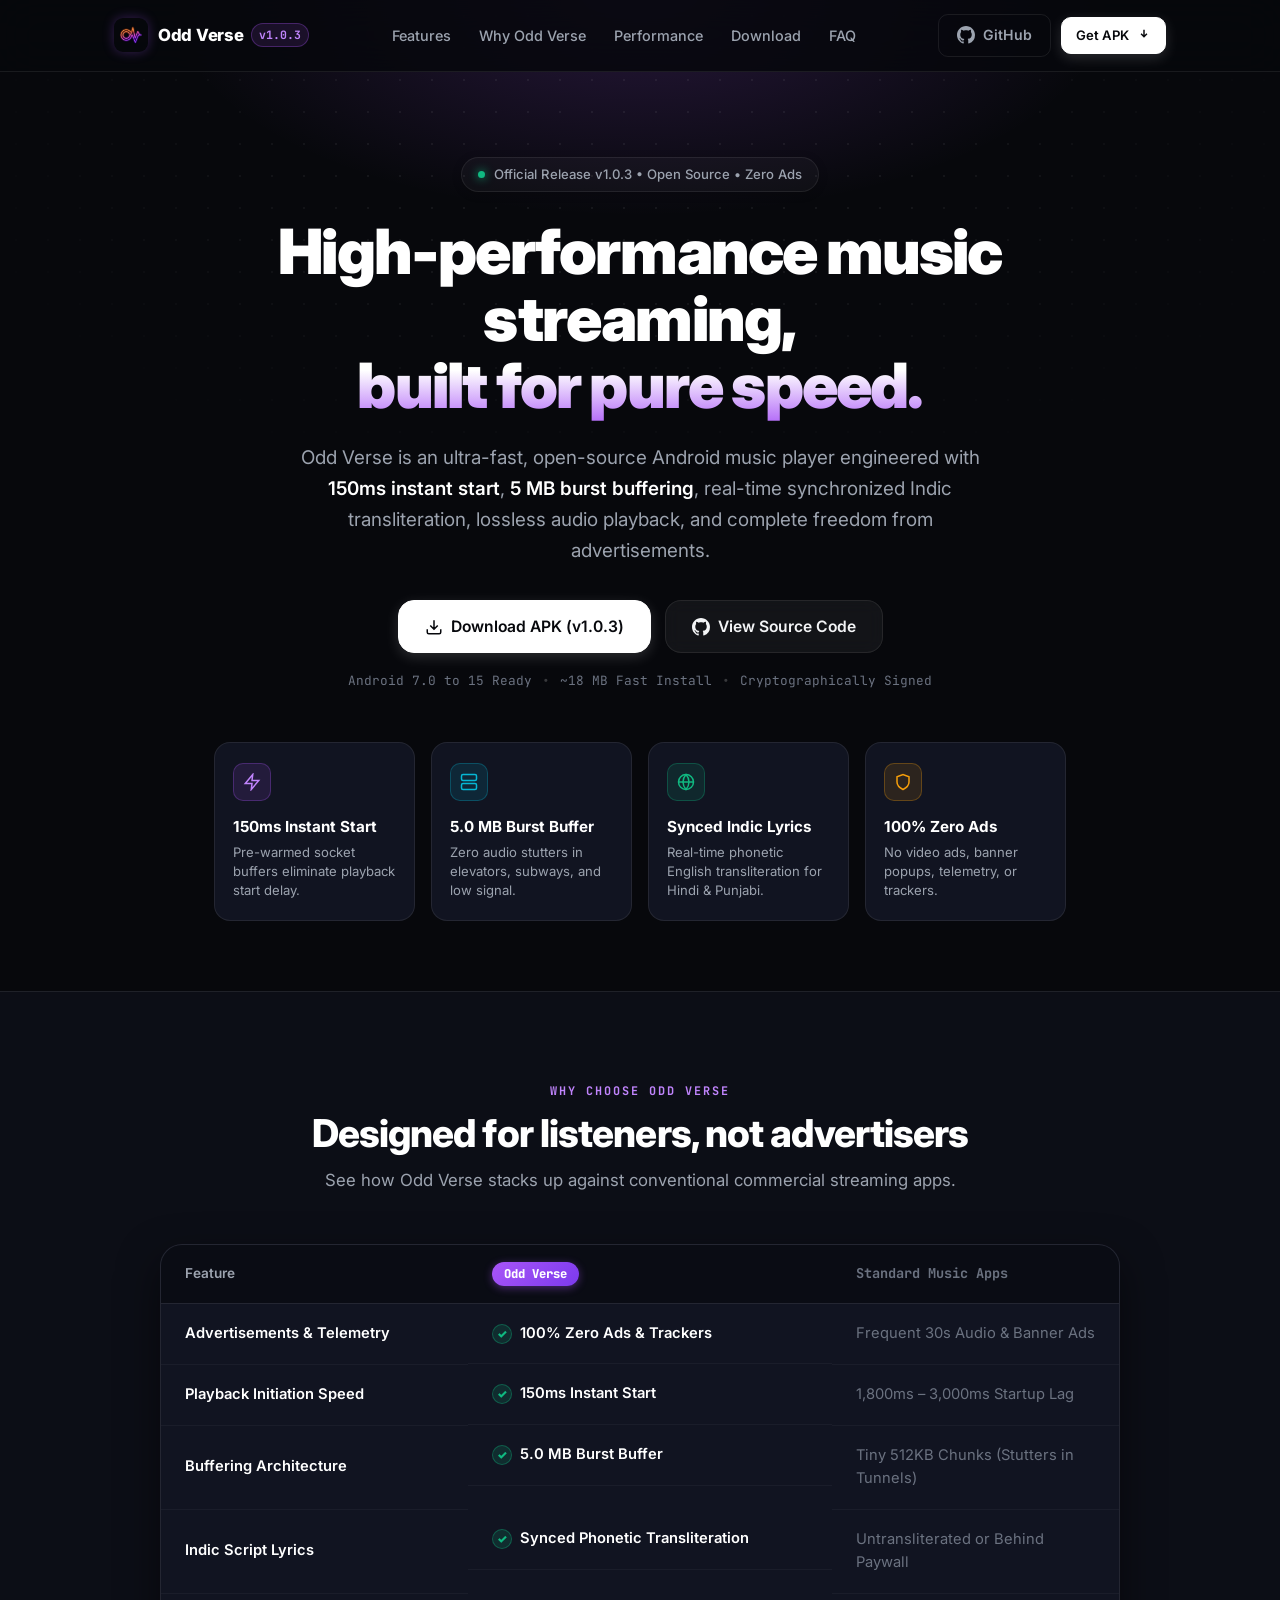
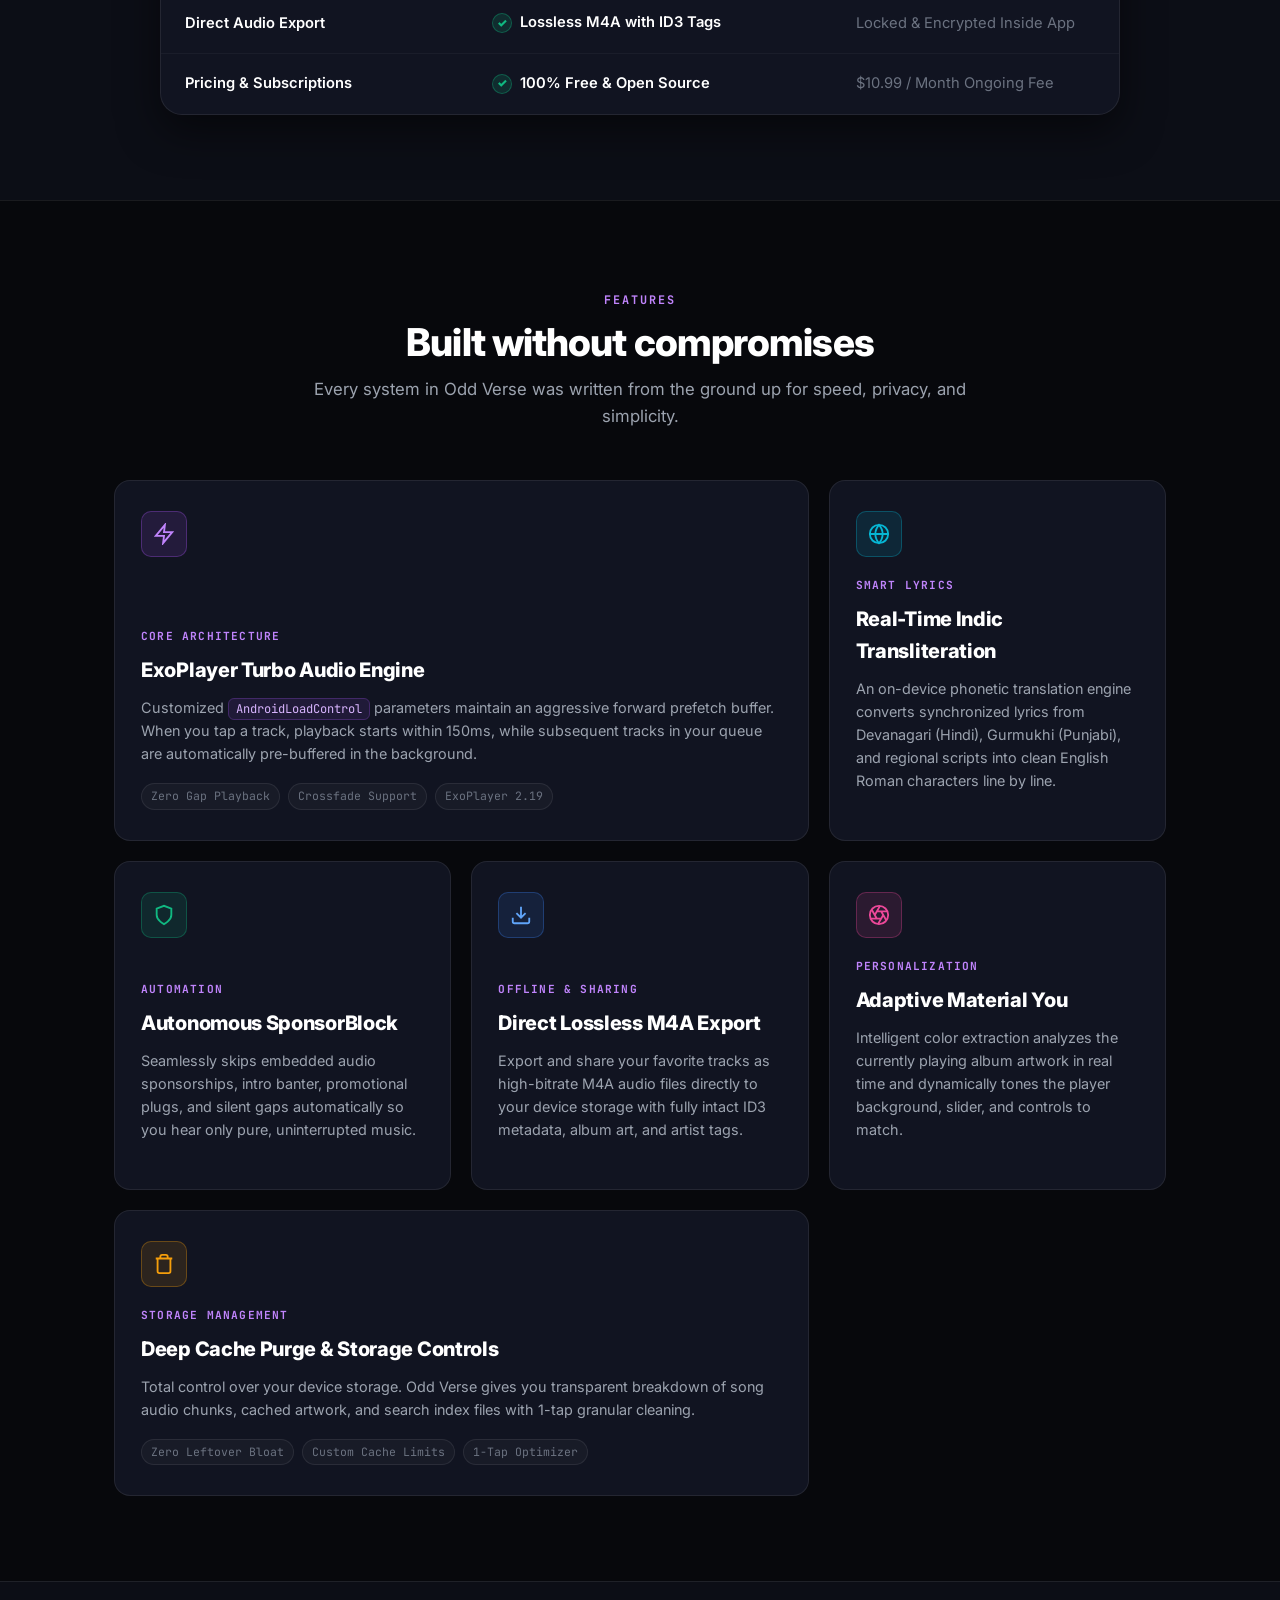
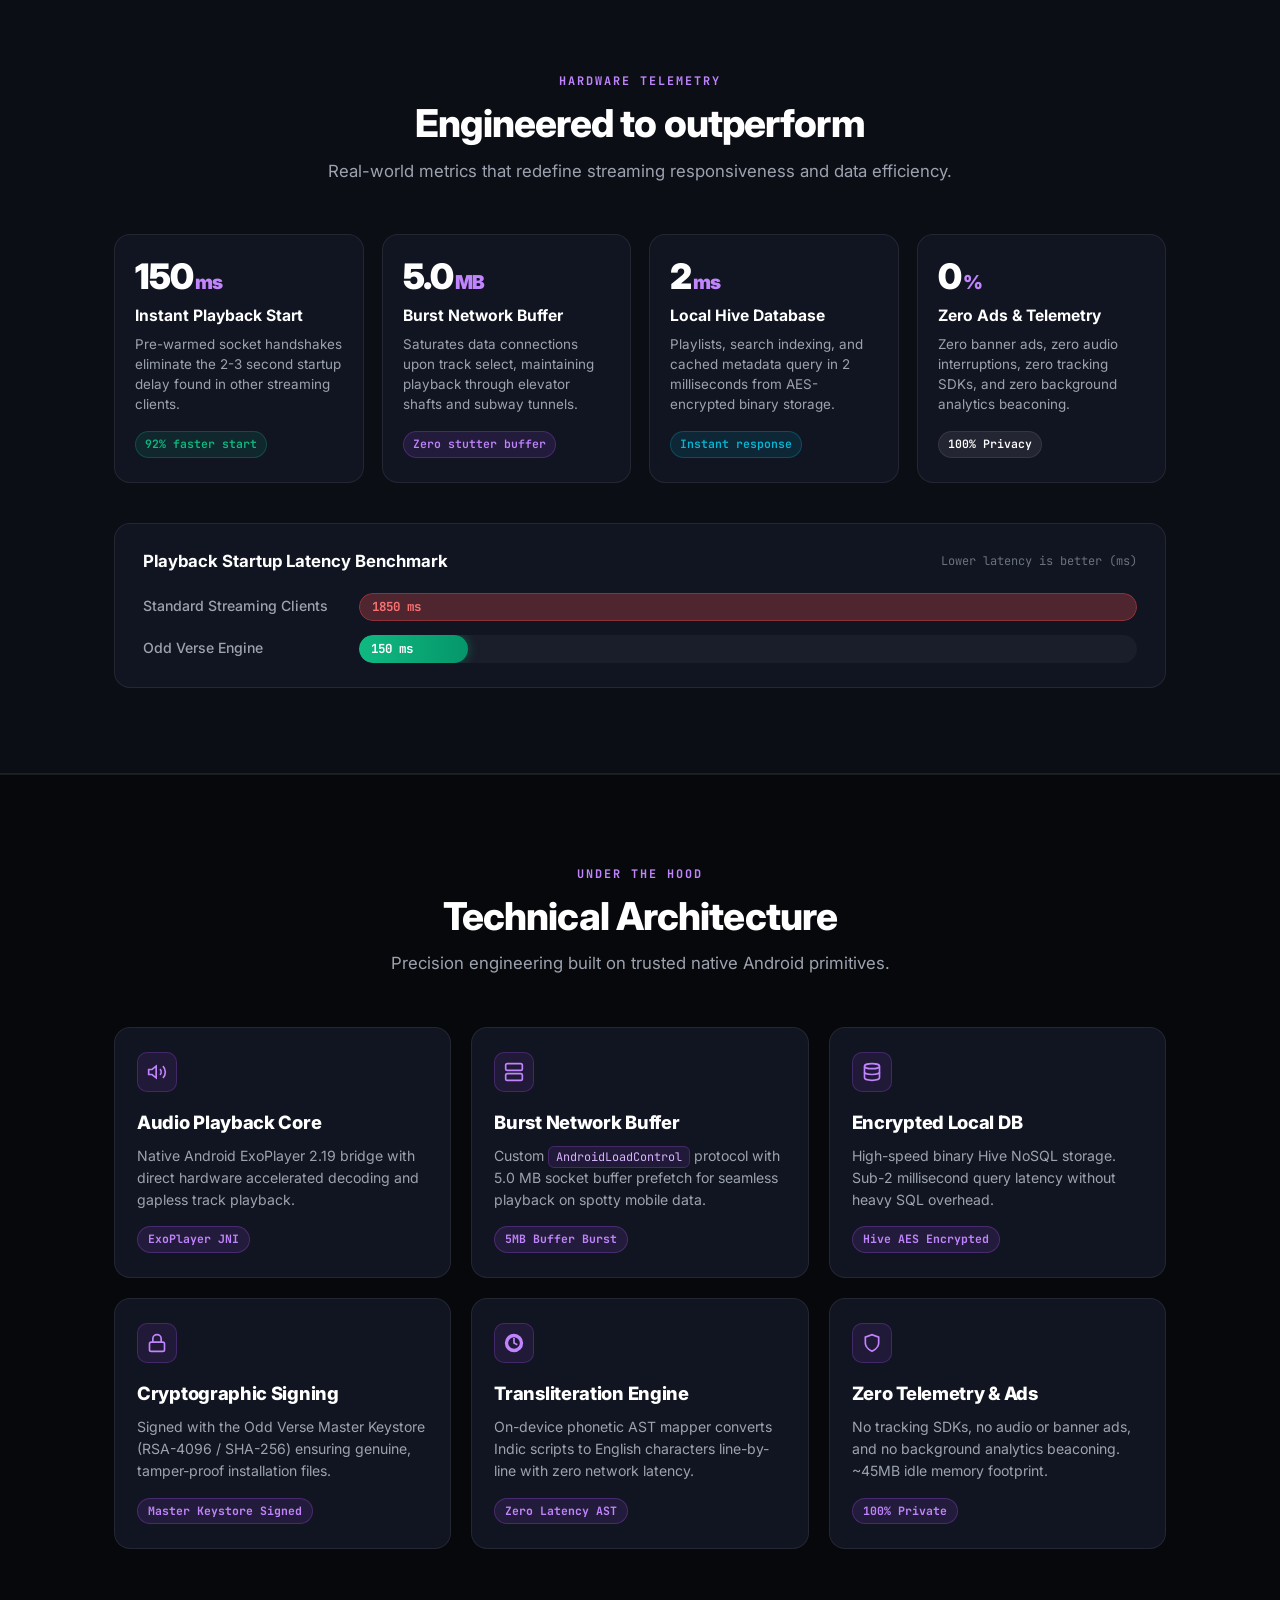
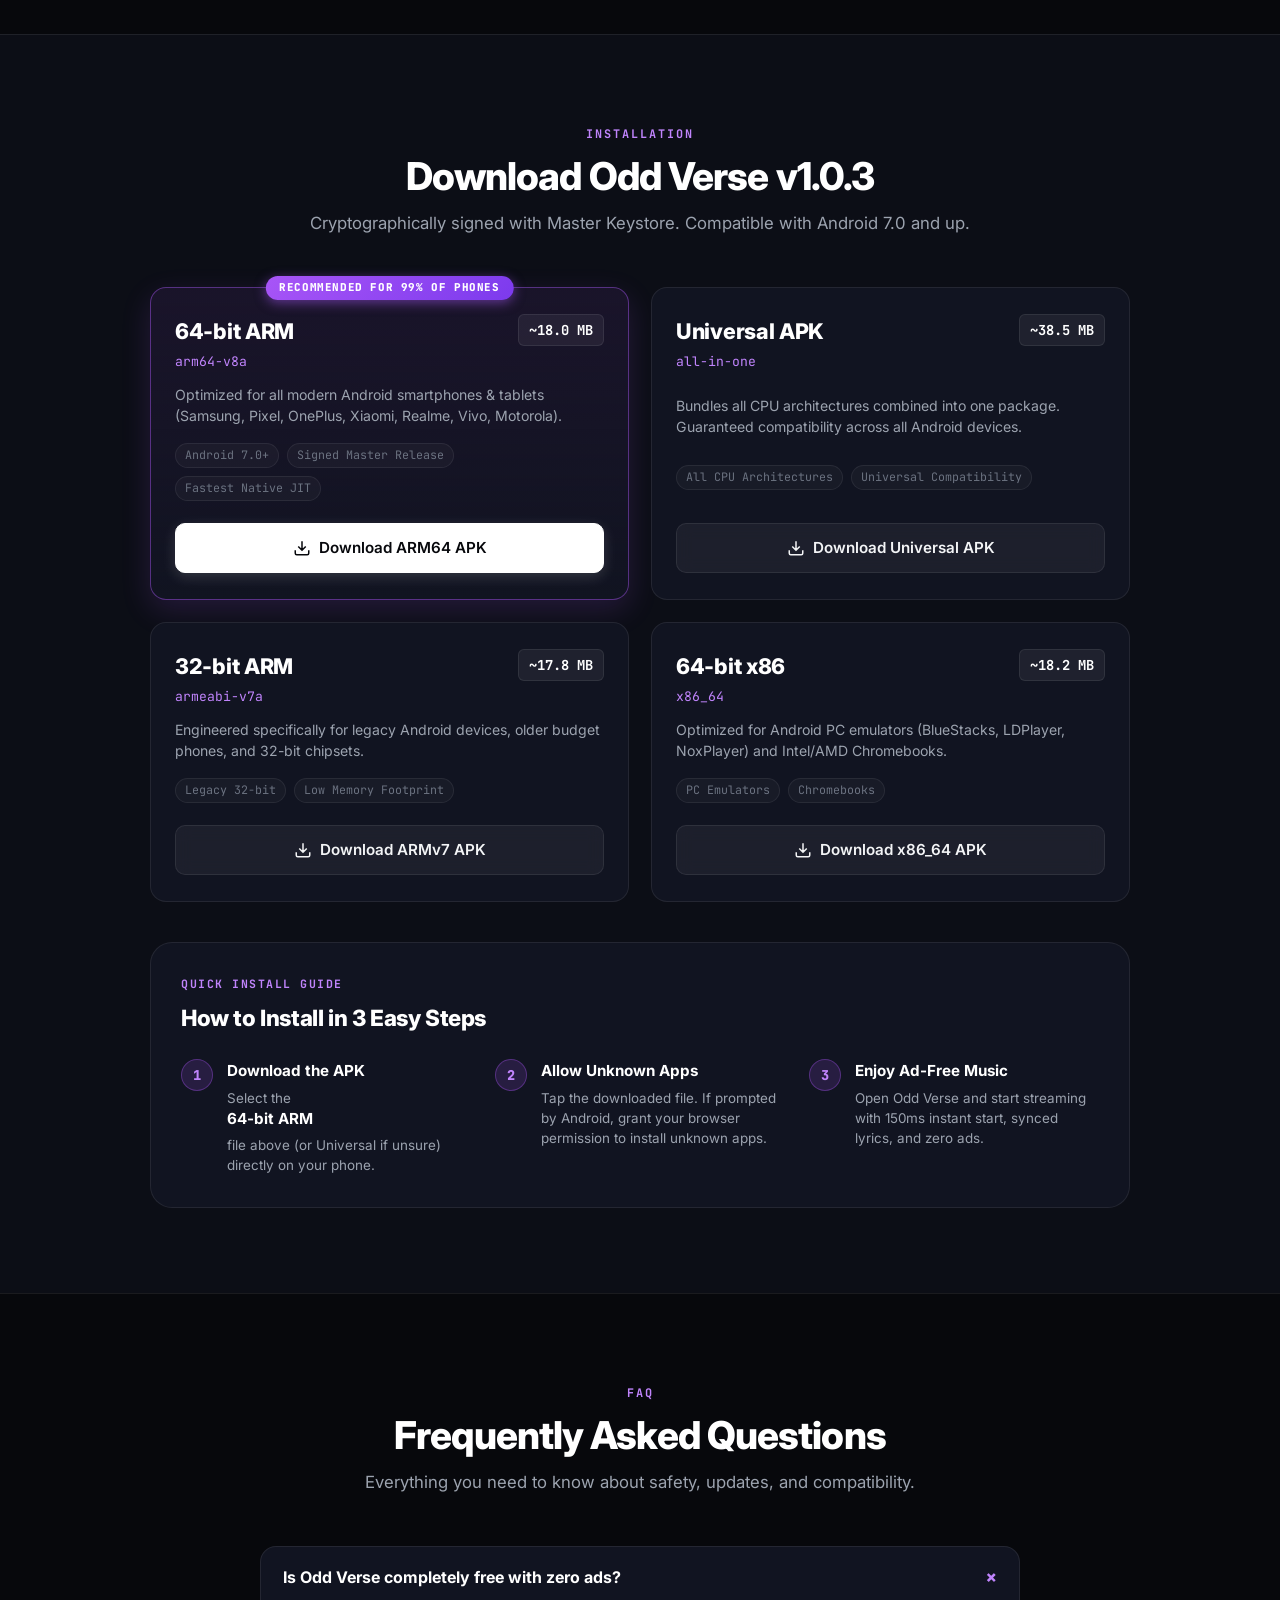
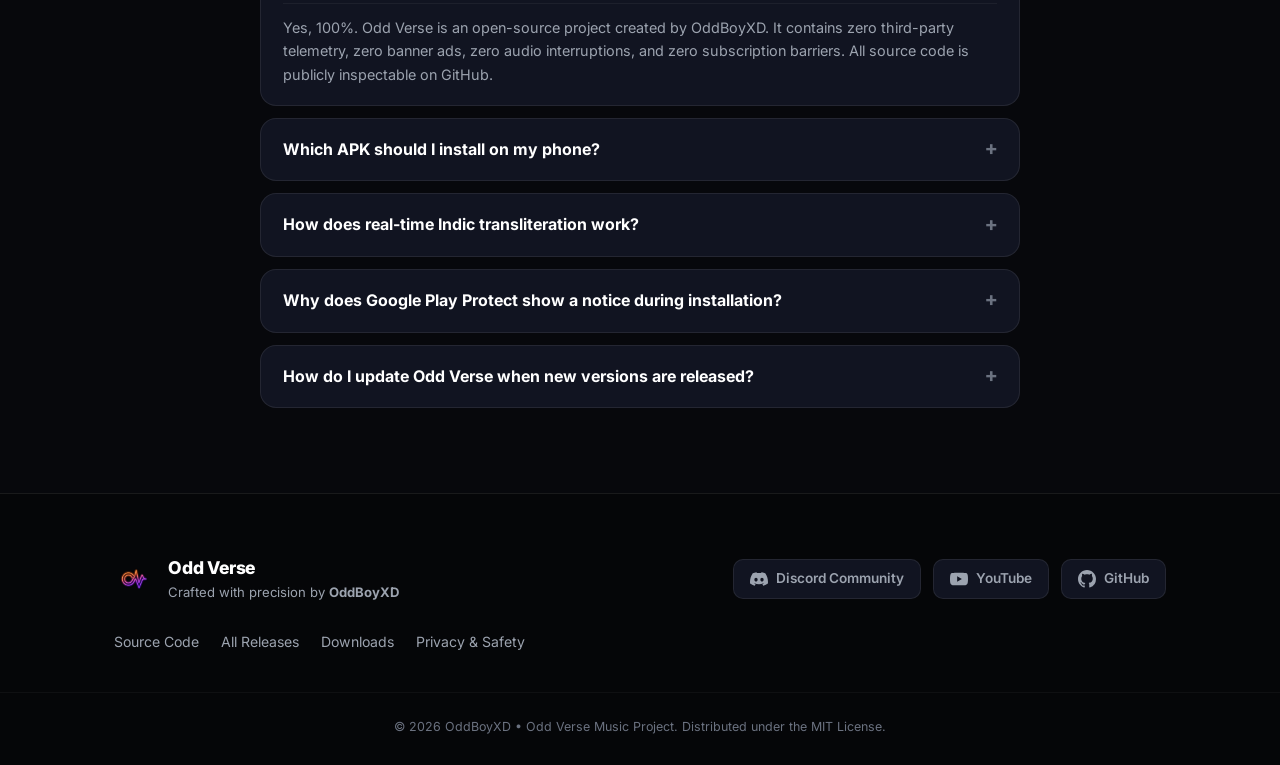
<file: docs/index.html>
<!DOCTYPE html>
<html lang="en">
<head>
  <meta charset="UTF-8">
  <meta name="viewport" content="width=device-width, initial-scale=1.0, maximum-scale=1.0, user-scalable=no">
  <title>Odd Verse — High Performance Music Streaming</title>
  <meta name="description" content="Odd Verse is the ultimate free online music player and offline audio streamer for Android. Download free music player APK with zero ads, high performance 150ms instant start, synced lyrics, equalizer, and YouTube Music integration.">
  <meta name="keywords" content="free music player, online music player, free music streaming, music player apk, free music player android, ad-free music player, open source music player, youtube music player without ads, best free music app, music streamer apk, offline music player, synced lyrics player, lrc lyrics music player, android music player apk, odd verse, oddverse, high performance audio player, 32-bit music player, 64-bit music player, flac music player, lossless music player, free mp3 player android, background music player, background playback apk">
  <meta name="author" content="OddBoyXD">
  <meta name="robots" content="index, follow, max-image-preview:large, max-snippet:-1, max-video-preview:-1">
  <meta name="googlebot" content="index, follow">
  <link rel="canonical" href="https://oddverse.invmc.in/">
  <meta name="theme-color" content="#07080c">
  <meta http-equiv="Cache-Control" content="no-cache, no-store, must-revalidate">
  <meta http-equiv="Pragma" content="no-cache">
  <meta http-equiv="Expires" content="0">

  <!-- Open Graph / Facebook / WhatsApp SEO -->
  <meta property="og:type" content="website">
  <meta property="og:site_name" content="Odd Verse">
  <meta property="og:title" content="Odd Verse — Free High Performance Online & Offline Music Player">
  <meta property="og:description" content="Free open-source Android music streaming player. 150ms instant start, synced lyrics, lossless audio, background playback, and 100% zero ads. Download APK.">
  <meta property="og:image" content="https://oddverse.invmc.in/assets/logo.png">
  <meta property="og:url" content="https://oddverse.invmc.in/">

  <!-- Twitter Card SEO -->
  <meta name="twitter:card" content="summary">
  <meta name="twitter:title" content="Odd Verse — Free Music Player APK (Zero Ads)">
  <meta name="twitter:description" content="Next-generation free online music player for Android. 150ms start, background playback, synced lyrics, and zero ads.">
  <meta name="twitter:image" content="https://oddverse.invmc.in/assets/logo.png">

  <!-- Google Rich Results / Schema.org SoftwareApplication JSON-LD -->
  <script type="application/ld+json">
  {
    "@context": "https://schema.org",
    "@type": "SoftwareApplication",
    "name": "Odd Verse",
    "operatingSystem": "Android",
    "applicationCategory": "MultimediaApplication",
    "applicationSubCategory": "Music Player",
    "description": "High-performance free open-source online and offline music streaming player for Android with synced lyrics, instant start, and zero advertisements.",
    "offers": {
      "@type": "Offer",
      "price": "0.00",
      "priceCurrency": "USD"
    },
    "author": {
      "@type": "Person",
      "name": "OddBoyXD",
      "url": "https://github.com/OddBoyXD"
    },
    "downloadUrl": "https://oddverse.invmc.in/#downloads",
    "url": "https://oddverse.invmc.in/"
  }
  </script>

  <!-- Google Fonts: Inter & JetBrains Mono -->
  <link rel="preconnect" href="https://fonts.googleapis.com">
  <link rel="preconnect" href="https://fonts.gstatic.com" crossorigin>
  <link href="https://fonts.googleapis.com/css2?family=Inter:wght@300;400;500;600;700;800;900&family=JetBrains+Mono:wght@400;500;600;700&display=swap" rel="stylesheet">
  
  <link rel="icon" type="image/png" href="assets/logo.png">
  <link rel="stylesheet" href="style.css">
</head>
<body>
  <!-- Atmospheric Ambient Glow & Micro Grid Background -->
  <div class="top-glow" aria-hidden="true"></div>
  <div class="bg-grid-overlay" aria-hidden="true"></div>

  <!-- Header / Navigation -->
  <header class="header" id="header">
    <div class="header-container">
      <a href="#" class="brand" aria-label="Odd Verse Home">
        <img src="assets/logo.png" alt="Odd Verse Logo" class="brand-img" width="34" height="34">
        <div class="brand-text">
          <span class="brand-name">Odd Verse</span>
          <span class="brand-badge">v1.0.3</span>
        </div>
      </a>

      <nav class="nav-links" aria-label="Primary Navigation">
        <a href="#features" class="nav-link">Features</a>
        <a href="#why-oddverse" class="nav-link">Why Odd Verse</a>
        <a href="#telemetry" class="nav-link">Performance</a>
        <a href="#downloads" class="nav-link">Download</a>
        <a href="#faq" class="nav-link">FAQ</a>
      </nav>

      <div class="nav-actions">
        <a href="https://github.com/OddBoyXD/Odd-Verse" target="_blank" rel="noopener noreferrer" class="btn btn-github" aria-label="Odd Verse on GitHub">
          <svg class="icon" viewBox="0 0 24 24" fill="currentColor">
            <path d="M12 0C5.37 0 0 5.37 0 12c0 5.31 3.435 9.795 8.205 11.385.6.105.825-.255.825-.57 0-.285-.015-1.23-.015-2.235-3.015.555-3.795-.735-4.035-1.41-.135-.345-.72-1.41-1.23-1.695-.42-.225-1.02-.78-.015-.795.945-.015 1.62.87 1.845 1.23 1.08 1.815 2.805 1.305 3.495.99.105-.78.42-1.305.765-1.605-2.67-.3-5.46-1.335-5.46-5.925 0-1.305.465-2.385 1.23-3.225-.12-.3-.54-1.53.12-3.18 0 0 1.005-.315 3.3 1.23.96-.27 1.98-.405 3-.405s2.04.135 3 .405c2.295-1.56 3.3-1.23 3.3-1.23.66 1.65.24 2.88.12 3.18.765.84 1.23 1.905 1.23 3.225 0 4.605-2.805 5.625-5.475 5.925.435.375.81 1.095.81 2.22 0 1.605-.015 2.895-.015 3.3 0 .315.225.69.825.57A12.02 12.02 0 0024 12c0-6.63-5.37-12-12-12z"/>
          </svg>
          <span class="btn-text">GitHub</span>
        </a>
        <a href="#downloads" class="btn btn-primary btn-sm">
          <span>Get APK</span>
          <svg class="icon icon-sm" viewBox="0 0 24 24" fill="none" stroke="currentColor" stroke-width="2.5">
            <path d="M7 10l5 5 5-5M12 15V3"/>
          </svg>
        </a>
        <button class="menu-toggle" id="menuToggle" aria-label="Toggle navigation menu" aria-expanded="false" aria-controls="mobileNav">
          <span></span>
          <span></span>
        </button>
      </div>
    </div>

    <!-- Mobile Slide Navigation -->
    <div class="mobile-nav" id="mobileNav" hidden>
      <div class="mobile-nav-inner">
        <a href="#features" class="mobile-item">
          <span>Key Features</span>
          <span class="mobile-arrow">→</span>
        </a>
        <a href="#why-oddverse" class="mobile-item">
          <span>Why Odd Verse</span>
          <span class="mobile-arrow">→</span>
        </a>
        <a href="#telemetry" class="mobile-item">
          <span>Performance & Telemetry</span>
          <span class="mobile-arrow">→</span>
        </a>
        <a href="#downloads" class="mobile-item">
          <span>Download v1.0.3 APK</span>
          <span class="mobile-arrow">→</span>
        </a>
        <a href="#faq" class="mobile-item">
          <span>Frequently Asked Questions</span>
          <span class="mobile-arrow">→</span>
        </a>
        <div class="mobile-actions">
          <a href="https://github.com/OddBoyXD/Odd-Verse" target="_blank" rel="noopener noreferrer" class="btn btn-github btn-block">
            <svg class="icon" viewBox="0 0 24 24" fill="currentColor">
              <path d="M12 0C5.37 0 0 5.37 0 12c0 5.31 3.435 9.795 8.205 11.385.6.105.825-.255.825-.57 0-.285-.015-1.23-.015-2.235-3.015.555-3.795-.735-4.035-1.41-.135-.345-.72-1.41-1.23-1.695-.42-.225-1.02-.78-.015-.795.945-.015 1.62.87 1.845 1.23 1.08 1.815 2.805 1.305 3.495.99.105-.78.42-1.305.765-1.605-2.67-.3-5.46-1.335-5.46-5.925 0-1.305.465-2.385 1.23-3.225-.12-.3-.54-1.53.12-3.18 0 0 1.005-.315 3.3 1.23.96-.27 1.98-.405 3-.405s2.04.135 3 .405c2.295-1.56 3.3-1.23 3.3-1.23.66 1.65.24 2.88.12 3.18.765.84 1.23 1.905 1.23 3.225 0 4.605-2.805 5.625-5.475 5.925.435.375.81 1.095.81 2.22 0 1.605-.015 2.895-.015 3.3 0 .315.225.69.825.57A12.02 12.02 0 0024 12c0-6.63-5.37-12-12-12z"/>
            </svg>
            <span>GitHub Repository</span>
          </a>
          <a href="#downloads" class="btn btn-primary btn-block">
            <span>Download APK (Free)</span>
          </a>
        </div>
      </div>
    </div>
  </header>

  <main>
    <!-- Clean, High-Impact Hero Section -->
    <section class="hero" id="hero">
      <div class="container hero-inner">
        <!-- Status Pill -->
        <div class="pill-tag">
          <span class="status-indicator"></span>
          <span class="pill-text">Official Release v1.0.3 • Open Source • Zero Ads</span>
        </div>

        <!-- Hero Headline -->
        <h1 class="hero-heading">
          High-performance music streaming,<br>
          <span class="gradient-text">built for pure speed.</span>
        </h1>

        <p class="hero-description">
          Odd Verse is an ultra-fast, open-source Android music player engineered with 
          <strong>150ms instant start</strong>, <strong>5 MB burst buffering</strong>, real-time synchronized 
          Indic transliteration, lossless audio playback, and complete freedom from advertisements.
        </p>

        <!-- CTA Action Buttons -->
        <div class="hero-actions">
          <a href="#downloads" class="btn btn-primary btn-large">
            <svg class="icon" viewBox="0 0 24 24" fill="none" stroke="currentColor" stroke-width="2">
              <path d="M21 15v4a2 2 0 0 1-2 2H5a2 2 0 0 1-2-2v-4M7 10l5 5 5-5M12 15V3"/>
            </svg>
            <span>Download APK (v1.0.3)</span>
          </a>
          <a href="https://github.com/OddBoyXD/Odd-Verse" target="_blank" rel="noopener noreferrer" class="btn btn-secondary btn-large">
            <svg class="icon" viewBox="0 0 24 24" fill="currentColor">
              <path d="M12 0C5.37 0 0 5.37 0 12c0 5.31 3.435 9.795 8.205 11.385.6.105.825-.255.825-.57 0-.285-.015-1.23-.015-2.235-3.015.555-3.795-.735-4.035-1.41-.135-.345-.72-1.41-1.23-1.695-.42-.225-1.02-.78-.015-.795.945-.015 1.62.87 1.845 1.23 1.08 1.815 2.805 1.305 3.495.99.105-.78.42-1.305.765-1.605-2.67-.3-5.46-1.335-5.46-5.925 0-1.305.465-2.385 1.23-3.225-.12-.3-.54-1.53.12-3.18 0 0 1.005-.315 3.3 1.23.96-.27 1.98-.405 3-.405s2.04.135 3 .405c2.295-1.56 3.3-1.23 3.3-1.23.66 1.65.24 2.88.12 3.18.765.84 1.23 1.905 1.23 3.225 0 4.605-2.805 5.625-5.475 5.925.435.375.81 1.095.81 2.22 0 1.605-.015 2.895-.015 3.3 0 .315.225.69.825.57A12.02 12.02 0 0024 12c0-6.63-5.37-12-12-12z"/>
            </svg>
            <span>View Source Code</span>
          </a>
        </div>

        <div class="hero-subtext">
          <span>Android 7.0 to 15 Ready</span>
          <span class="dot-sep">•</span>
          <span>~18 MB Fast Install</span>
          <span class="dot-sep">•</span>
          <span>Cryptographically Signed</span>
        </div>

        <!-- 4 Key Highlights Grid -->
        <div class="highlights-grid">
          <div class="highlight-item">
            <div class="hl-icon purple">
              <svg viewBox="0 0 24 24" fill="none" stroke="currentColor" stroke-width="2">
                <polygon points="13 2 3 14 12 14 11 22 21 10 12 10 13 2"/>
              </svg>
            </div>
            <div class="hl-text">
              <strong>150ms Instant Start</strong>
              <p>Pre-warmed socket buffers eliminate playback start delay.</p>
            </div>
          </div>

          <div class="highlight-item">
            <div class="hl-icon cyan">
              <svg viewBox="0 0 24 24" fill="none" stroke="currentColor" stroke-width="2">
                <rect x="2" y="2" width="20" height="8" rx="2" ry="2"/>
                <rect x="2" y="14" width="20" height="8" rx="2" ry="2"/>
                <line x1="6" y1="6" x2="6.01" y2="6"/>
                <line x1="6" y1="18" x2="6.01" y2="18"/>
              </svg>
            </div>
            <div class="hl-text">
              <strong>5.0 MB Burst Buffer</strong>
              <p>Zero audio stutters in elevators, subways, and low signal.</p>
            </div>
          </div>

          <div class="highlight-item">
            <div class="hl-icon green">
              <svg viewBox="0 0 24 24" fill="none" stroke="currentColor" stroke-width="2">
                <circle cx="12" cy="12" r="10"/>
                <line x1="2" y1="12" x2="22" y2="12"/>
                <path d="M12 2a15.3 15.3 0 0 1 4 10 15.3 15.3 0 0 1-4 10 15.3 15.3 0 0 1-4-10 15.3 15.3 0 0 1 4-10z"/>
              </svg>
            </div>
            <div class="hl-text">
              <strong>Synced Indic Lyrics</strong>
              <p>Real-time phonetic English transliteration for Hindi & Punjabi.</p>
            </div>
          </div>

          <div class="highlight-item">
            <div class="hl-icon orange">
              <svg viewBox="0 0 24 24" fill="none" stroke="currentColor" stroke-width="2">
                <path d="M12 22s8-4 8-10V5l-8-3-8 3v7c0 6 8 10 8 10z"/>
              </svg>
            </div>
            <div class="hl-text">
              <strong>100% Zero Ads</strong>
              <p>No video ads, banner popups, telemetry, or trackers.</p>
            </div>
          </div>
        </div>
      </div>
    </section>

    <!-- Why Odd Verse Comparison Section (User-Friendly) -->
    <section class="section comparison-section" id="why-oddverse">
      <div class="container">
        <div class="section-head text-center">
          <div class="eyebrow">WHY CHOOSE ODD VERSE</div>
          <h2 class="section-title">Designed for listeners, not advertisers</h2>
          <p class="section-subtitle">See how Odd Verse stacks up against conventional commercial streaming apps.</p>
        </div>

        <div class="compare-card">
          <div class="compare-table-wrapper">
            <table class="compare-table">
              <thead>
                <tr>
                  <th class="col-feature">Feature</th>
                  <th class="col-oddverse">
                    <span class="brand-tag">Odd Verse</span>
                  </th>
                  <th class="col-other">Standard Music Apps</th>
                </tr>
              </thead>
              <tbody>
                <tr>
                  <td class="feature-title">Advertisements & Telemetry</td>
                  <td class="oddverse-val">
                    <span class="check-icon">✓</span>
                    <span>100% Zero Ads & Trackers</span>
                  </td>
                  <td class="other-val">Frequent 30s Audio & Banner Ads</td>
                </tr>
                <tr>
                  <td class="feature-title">Playback Initiation Speed</td>
                  <td class="oddverse-val">
                    <span class="check-icon">✓</span>
                    <span>150ms Instant Start</span>
                  </td>
                  <td class="other-val">1,800ms – 3,000ms Startup Lag</td>
                </tr>
                <tr>
                  <td class="feature-title">Buffering Architecture</td>
                  <td class="oddverse-val">
                    <span class="check-icon">✓</span>
                    <span>5.0 MB Burst Buffer</span>
                  </td>
                  <td class="other-val">Tiny 512KB Chunks (Stutters in Tunnels)</td>
                </tr>
                <tr>
                  <td class="feature-title">Indic Script Lyrics</td>
                  <td class="oddverse-val">
                    <span class="check-icon">✓</span>
                    <span>Synced Phonetic Transliteration</span>
                  </td>
                  <td class="other-val">Untransliterated or Behind Paywall</td>
                </tr>
                <tr>
                  <td class="feature-title">Direct Audio Export</td>
                  <td class="oddverse-val">
                    <span class="check-icon">✓</span>
                    <span>Lossless M4A with ID3 Tags</span>
                  </td>
                  <td class="other-val">Locked & Encrypted Inside App</td>
                </tr>
                <tr>
                  <td class="feature-title">Pricing & Subscriptions</td>
                  <td class="oddverse-val">
                    <span class="check-icon">✓</span>
                    <span>100% Free & Open Source</span>
                  </td>
                  <td class="other-val">$10.99 / Month Ongoing Fee</td>
                </tr>
              </tbody>
            </table>
          </div>
        </div>
      </div>
    </section>

    <!-- Key Features Bento Grid -->
    <section class="section features-section" id="features">
      <div class="container">
        <div class="section-head text-center">
          <div class="eyebrow">FEATURES</div>
          <h2 class="section-title">Built without compromises</h2>
          <p class="section-subtitle">Every system in Odd Verse was written from the ground up for speed, privacy, and simplicity.</p>
        </div>

        <div class="bento-grid">
          <!-- Card 1: Turbo Engine (Wide) -->
          <div class="bento-card bento-wide">
            <div class="bento-icon-wrapper purple">
              <svg class="bento-icon" viewBox="0 0 24 24" fill="none" stroke="currentColor" stroke-width="2">
                <polygon points="13 2 3 14 12 14 11 22 21 10 12 10 13 2"/>
              </svg>
            </div>
            <div class="bento-content">
              <div class="bento-tag">CORE ARCHITECTURE</div>
              <h3 class="bento-title">ExoPlayer Turbo Audio Engine</h3>
              <p class="bento-desc">
                Customized <code>AndroidLoadControl</code> parameters maintain an aggressive forward prefetch buffer. When you tap a track, playback starts within 150ms, while subsequent tracks in your queue are automatically pre-buffered in the background.
              </p>
              <div class="bento-chips">
                <span class="chip">Zero Gap Playback</span>
                <span class="chip">Crossfade Support</span>
                <span class="chip">ExoPlayer 2.19</span>
              </div>
            </div>
          </div>

          <!-- Card 2: Indic Transliteration -->
          <div class="bento-card">
            <div class="bento-icon-wrapper cyan">
              <svg class="bento-icon" viewBox="0 0 24 24" fill="none" stroke="currentColor" stroke-width="2">
                <circle cx="12" cy="12" r="10"/>
                <line x1="2" y1="12" x2="22" y2="12"/>
                <path d="M12 2a15.3 15.3 0 0 1 4 10 15.3 15.3 0 0 1-4 10 15.3 15.3 0 0 1-4-10 15.3 15.3 0 0 1 4-10z"/>
              </svg>
            </div>
            <div class="bento-content">
              <div class="bento-tag">SMART LYRICS</div>
              <h3 class="bento-title">Real-Time Indic Transliteration</h3>
              <p class="bento-desc">
                An on-device phonetic translation engine converts synchronized lyrics from Devanagari (Hindi), Gurmukhi (Punjabi), and regional scripts into clean English Roman characters line by line.
              </p>
            </div>
          </div>

          <!-- Card 3: SponsorBlock -->
          <div class="bento-card">
            <div class="bento-icon-wrapper green">
              <svg class="bento-icon" viewBox="0 0 24 24" fill="none" stroke="currentColor" stroke-width="2">
                <path d="M12 22s8-4 8-10V5l-8-3-8 3v7c0 6 8 10 8 10z"/>
              </svg>
            </div>
            <div class="bento-content">
              <div class="bento-tag">AUTOMATION</div>
              <h3 class="bento-title">Autonomous SponsorBlock</h3>
              <p class="bento-desc">
                Seamlessly skips embedded audio sponsorships, intro banter, promotional plugs, and silent gaps automatically so you hear only pure, uninterrupted music.
              </p>
            </div>
          </div>

          <!-- Card 4: Audio Export -->
          <div class="bento-card">
            <div class="bento-icon-wrapper blue">
              <svg class="bento-icon" viewBox="0 0 24 24" fill="none" stroke="currentColor" stroke-width="2">
                <path d="M21 15v4a2 2 0 0 1-2 2H5a2 2 0 0 1-2-2v-4M7 10l5 5 5-5M12 15V3"/>
              </svg>
            </div>
            <div class="bento-content">
              <div class="bento-tag">OFFLINE & SHARING</div>
              <h3 class="bento-title">Direct Lossless M4A Export</h3>
              <p class="bento-desc">
                Export and share your favorite tracks as high-bitrate M4A audio files directly to your device storage with fully intact ID3 metadata, album art, and artist tags.
              </p>
            </div>
          </div>

          <!-- Card 5: Dynamic Theming -->
          <div class="bento-card">
            <div class="bento-icon-wrapper pink">
              <svg class="bento-icon" viewBox="0 0 24 24" fill="none" stroke="currentColor" stroke-width="2">
                <circle cx="12" cy="12" r="10"/>
                <path d="M14.31 8l5.74 9.94M9.69 8h11.48M7.38 12l5.74-9.94M9.69 16L3.95 6.06M14.31 16H2.83M16.62 12l-5.74 9.94"/>
              </svg>
            </div>
            <div class="bento-content">
              <div class="bento-tag">PERSONALIZATION</div>
              <h3 class="bento-title">Adaptive Material You</h3>
              <p class="bento-desc">
                Intelligent color extraction analyzes the currently playing album artwork in real time and dynamically tones the player background, slider, and controls to match.
              </p>
            </div>
          </div>

          <!-- Card 6: Cache Purge (Wide) -->
          <div class="bento-card bento-wide">
            <div class="bento-icon-wrapper orange">
              <svg class="bento-icon" viewBox="0 0 24 24" fill="none" stroke="currentColor" stroke-width="2">
                <polyline points="3 6 5 6 21 6"/>
                <path d="M19 6v14a2 2 0 0 1-2 2H7a2 2 0 0 1-2-2V6m3 0V4a2 2 0 0 1 2-2h4a2 2 0 0 1 2 2v2"/>
              </svg>
            </div>
            <div class="bento-content">
              <div class="bento-tag">STORAGE MANAGEMENT</div>
              <h3 class="bento-title">Deep Cache Purge & Storage Controls</h3>
              <p class="bento-desc">
                Total control over your device storage. Odd Verse gives you transparent breakdown of song audio chunks, cached artwork, and search index files with 1-tap granular cleaning.
              </p>
              <div class="bento-chips">
                <span class="chip">Zero Leftover Bloat</span>
                <span class="chip">Custom Cache Limits</span>
                <span class="chip">1-Tap Optimizer</span>
              </div>
            </div>
          </div>
        </div>
      </div>
    </section>

    <!-- Telemetry & Performance Metrics Section -->
    <section class="section metrics-section" id="telemetry">
      <div class="container">
        <div class="section-head text-center">
          <div class="eyebrow">HARDWARE TELEMETRY</div>
          <h2 class="section-title">Engineered to outperform</h2>
          <p class="section-subtitle">Real-world metrics that redefine streaming responsiveness and data efficiency.</p>
        </div>

        <div class="metrics-grid">
          <div class="metric-card">
            <div class="metric-val">150<span class="unit">ms</span></div>
            <div class="metric-title">Instant Playback Start</div>
            <p class="metric-desc">Pre-warmed socket handshakes eliminate the 2-3 second startup delay found in other streaming clients.</p>
            <div class="metric-footer">
              <span class="stat-pill success">92% faster start</span>
            </div>
          </div>

          <div class="metric-card">
            <div class="metric-val">5.0<span class="unit">MB</span></div>
            <div class="metric-title">Burst Network Buffer</div>
            <p class="metric-desc">Saturates data connections upon track select, maintaining playback through elevator shafts and subway tunnels.</p>
            <div class="metric-footer">
              <span class="stat-pill accent">Zero stutter buffer</span>
            </div>
          </div>

          <div class="metric-card">
            <div class="metric-val">2<span class="unit">ms</span></div>
            <div class="metric-title">Local Hive Database</div>
            <p class="metric-desc">Playlists, search indexing, and cached metadata query in 2 milliseconds from AES-encrypted binary storage.</p>
            <div class="metric-footer">
              <span class="stat-pill info">Instant response</span>
            </div>
          </div>

          <div class="metric-card">
            <div class="metric-val">0<span class="unit">%</span></div>
            <div class="metric-title">Zero Ads & Telemetry</div>
            <p class="metric-desc">Zero banner ads, zero audio interruptions, zero tracking SDKs, and zero background analytics beaconing.</p>
            <div class="metric-footer">
              <span class="stat-pill pure">100% Privacy</span>
            </div>
          </div>
        </div>

        <!-- Latency Comparison Meter -->
        <div class="comparison-panel">
          <div class="comparison-title-row">
            <h3>Playback Startup Latency Benchmark</h3>
            <span class="comparison-note">Lower latency is better (ms)</span>
          </div>
          <div class="comparison-bars">
            <div class="comparison-row">
              <span class="comp-label">Standard Streaming Clients</span>
              <div class="comp-bar-wrapper">
                <div class="comp-bar-fill standard" style="width: 100%;">1850 ms</div>
              </div>
            </div>
            <div class="comparison-row">
              <span class="comp-label">Odd Verse Engine</span>
              <div class="comp-bar-wrapper">
                <div class="comp-bar-fill oddverse" style="width: 14%;">150 ms</div>
              </div>
            </div>
          </div>
        </div>
      </div>
    </section>

    <!-- Technical Architecture Grid -->
    <section class="section specs-section" id="architecture">
      <div class="container">
        <div class="section-head text-center">
          <div class="eyebrow">UNDER THE HOOD</div>
          <h2 class="section-title">Technical Architecture</h2>
          <p class="section-subtitle">Precision engineering built on trusted native Android primitives.</p>
        </div>

        <div class="arch-cards-grid">
          <div class="arch-card">
            <div class="arch-icon">
              <svg viewBox="0 0 24 24" fill="none" stroke="currentColor" stroke-width="2">
                <polygon points="11 5 6 9 2 9 2 15 6 15 11 19 11 5"/>
                <path d="M19.07 4.93a10 10 0 0 1 0 14.14M15.54 8.46a5 5 0 0 1 0 7.07"/>
              </svg>
            </div>
            <h3 class="arch-title">Audio Playback Core</h3>
            <p class="arch-desc">Native Android ExoPlayer 2.19 bridge with direct hardware accelerated decoding and gapless track playback.</p>
            <div class="arch-badge">ExoPlayer JNI</div>
          </div>

          <div class="arch-card">
            <div class="arch-icon">
              <svg viewBox="0 0 24 24" fill="none" stroke="currentColor" stroke-width="2">
                <rect x="2" y="2" width="20" height="8" rx="2" ry="2"/>
                <rect x="2" y="14" width="20" height="8" rx="2" ry="2"/>
                <line x1="6" y1="6" x2="6.01" y2="6"/>
                <line x1="6" y1="18" x2="6.01" y2="18"/>
              </svg>
            </div>
            <h3 class="arch-title">Burst Network Buffer</h3>
            <p class="arch-desc">Custom <code>AndroidLoadControl</code> protocol with 5.0 MB socket buffer prefetch for seamless playback on spotty mobile data.</p>
            <div class="arch-badge">5MB Buffer Burst</div>
          </div>

          <div class="arch-card">
            <div class="arch-icon">
              <svg viewBox="0 0 24 24" fill="none" stroke="currentColor" stroke-width="2">
                <ellipse cx="12" cy="5" rx="9" ry="3"/>
                <path d="M21 12c0 1.66-4 3-9 3s-9-1.34-9-3"/>
                <path d="M3 5v14c0 1.66 4 3 9 3s9-1.34 9-3V5"/>
              </svg>
            </div>
            <h3 class="arch-title">Encrypted Local DB</h3>
            <p class="arch-desc">High-speed binary Hive NoSQL storage. Sub-2 millisecond query latency without heavy SQL overhead.</p>
            <div class="arch-badge">Hive AES Encrypted</div>
          </div>

          <div class="arch-card">
            <div class="arch-icon">
              <svg viewBox="0 0 24 24" fill="none" stroke="currentColor" stroke-width="2">
                <rect x="3" y="11" width="18" height="11" rx="2" ry="2"/>
                <path d="M7 11V7a5 5 0 0 1 10 0v4"/>
              </svg>
            </div>
            <h3 class="arch-title">Cryptographic Signing</h3>
            <p class="arch-desc">Signed with the Odd Verse Master Keystore (RSA-4096 / SHA-256) ensuring genuine, tamper-proof installation files.</p>
            <div class="arch-badge">Master Keystore Signed</div>
          </div>

          <div class="arch-card">
            <div class="arch-icon">
              <svg viewBox="0 0 24 24" fill="none" stroke="currentColor" stroke-width="2">
                <path d="M12 2a10 10 0 1 0 10 10A10 10 0 0 0 12 2zm0 18a8 8 0 1 1 8-8 8 8 0 0 1-8 8z"/>
                <path d="M12 6v6l4 2"/>
              </svg>
            </div>
            <h3 class="arch-title">Transliteration Engine</h3>
            <p class="arch-desc">On-device phonetic AST mapper converts Indic scripts to English characters line-by-line with zero network latency.</p>
            <div class="arch-badge">Zero Latency AST</div>
          </div>

          <div class="arch-card">
            <div class="arch-icon">
              <svg viewBox="0 0 24 24" fill="none" stroke="currentColor" stroke-width="2">
                <path d="M12 22s8-4 8-10V5l-8-3-8 3v7c0 6 8 10 8 10z"/>
              </svg>
            </div>
            <h3 class="arch-title">Zero Telemetry & Ads</h3>
            <p class="arch-desc">No tracking SDKs, no audio or banner ads, and no background analytics beaconing. ~45MB idle memory footprint.</p>
            <div class="arch-badge">100% Private</div>
          </div>
        </div>
      </div>
    </section>

    <!-- Downloads Section (Desktop & Mobile Optimized) -->
    <section class="section downloads-section" id="downloads">
      <div class="container">
        <div class="section-head text-center">
          <div class="eyebrow">INSTALLATION</div>
          <h2 class="section-title">Download Odd Verse v1.0.3</h2>
          <p class="section-subtitle">Cryptographically signed with Master Keystore. Compatible with Android 7.0 and up.</p>
        </div>

        <!-- Download Cards Grid -->
        <div class="download-cards">
          <!-- 64-bit ARM (Featured Recommended) -->
          <div class="download-card featured">
            <div class="featured-badge">RECOMMENDED FOR 99% OF PHONES</div>
            <div class="dl-top">
              <div>
                <h3 class="dl-arch">64-bit ARM</h3>
                <span class="dl-tag">arm64-v8a</span>
              </div>
              <span class="dl-size">~18.0 MB</span>
            </div>
            <p class="dl-text">Optimized for all modern Android smartphones & tablets (Samsung, Pixel, OnePlus, Xiaomi, Realme, Vivo, Motorola).</p>
            <div class="dl-meta">
              <span class="dl-chip">Android 7.0+</span>
              <span class="dl-chip">Signed Master Release</span>
              <span class="dl-chip">Fastest Native JIT</span>
            </div>
            <a href="https://github.com/OddBoyXD/Odd-Verse/releases/download/v1.0.3/OddVerse-v1.0.3-arm64-v8a.apk" class="btn btn-primary btn-block btn-dl">
              <svg class="icon" viewBox="0 0 24 24" fill="none" stroke="currentColor" stroke-width="2">
                <path d="M21 15v4a2 2 0 0 1-2 2H5a2 2 0 0 1-2-2v-4M7 10l5 5 5-5M12 15V3"/>
              </svg>
              <span>Download ARM64 APK</span>
            </a>
          </div>

          <!-- Universal APK -->
          <div class="download-card">
            <div class="dl-top">
              <div>
                <h3 class="dl-arch">Universal APK</h3>
                <span class="dl-tag">all-in-one</span>
              </div>
              <span class="dl-size">~38.5 MB</span>
            </div>
            <p class="dl-text">Bundles all CPU architectures combined into one package. Guaranteed compatibility across all Android devices.</p>
            <div class="dl-meta">
              <span class="dl-chip">All CPU Architectures</span>
              <span class="dl-chip">Universal Compatibility</span>
            </div>
            <a href="https://github.com/OddBoyXD/Odd-Verse/releases/download/v1.0.3/OddVerse-v1.0.3-universal.apk" class="btn btn-secondary btn-block btn-dl">
              <svg class="icon" viewBox="0 0 24 24" fill="none" stroke="currentColor" stroke-width="2">
                <path d="M21 15v4a2 2 0 0 1-2 2H5a2 2 0 0 1-2-2v-4M7 10l5 5 5-5M12 15V3"/>
              </svg>
              <span>Download Universal APK</span>
            </a>
          </div>

          <!-- 32-bit ARM -->
          <div class="download-card">
            <div class="dl-top">
              <div>
                <h3 class="dl-arch">32-bit ARM</h3>
                <span class="dl-tag">armeabi-v7a</span>
              </div>
              <span class="dl-size">~17.8 MB</span>
            </div>
            <p class="dl-text">Engineered specifically for legacy Android devices, older budget phones, and 32-bit chipsets.</p>
            <div class="dl-meta">
              <span class="dl-chip">Legacy 32-bit</span>
              <span class="dl-chip">Low Memory Footprint</span>
            </div>
            <a href="https://github.com/OddBoyXD/Odd-Verse/releases/download/v1.0.3/OddVerse-v1.0.3-armeabi-v7a.apk" class="btn btn-secondary btn-block btn-dl">
              <svg class="icon" viewBox="0 0 24 24" fill="none" stroke="currentColor" stroke-width="2">
                <path d="M21 15v4a2 2 0 0 1-2 2H5a2 2 0 0 1-2-2v-4M7 10l5 5 5-5M12 15V3"/>
              </svg>
              <span>Download ARMv7 APK</span>
            </a>
          </div>

          <!-- 64-bit x86 -->
          <div class="download-card">
            <div class="dl-top">
              <div>
                <h3 class="dl-arch">64-bit x86</h3>
                <span class="dl-tag">x86_64</span>
              </div>
              <span class="dl-size">~18.2 MB</span>
            </div>
            <p class="dl-text">Optimized for Android PC emulators (BlueStacks, LDPlayer, NoxPlayer) and Intel/AMD Chromebooks.</p>
            <div class="dl-meta">
              <span class="dl-chip">PC Emulators</span>
              <span class="dl-chip">Chromebooks</span>
            </div>
            <a href="https://github.com/OddBoyXD/Odd-Verse/releases/download/v1.0.3/OddVerse-v1.0.3-x86_64.apk" class="btn btn-secondary btn-block btn-dl">
              <svg class="icon" viewBox="0 0 24 24" fill="none" stroke="currentColor" stroke-width="2">
                <path d="M21 15v4a2 2 0 0 1-2 2H5a2 2 0 0 1-2-2v-4M7 10l5 5 5-5M12 15V3"/>
              </svg>
              <span>Download x86_64 APK</span>
            </a>
          </div>
        </div>

        <!-- 3-Step Simple Install Guide Card -->
        <div class="install-guide-card">
          <div class="guide-header">
            <span class="guide-tag">QUICK INSTALL GUIDE</span>
            <h3 class="guide-title">How to Install in 3 Easy Steps</h3>
          </div>
          <div class="guide-steps">
            <div class="guide-step">
              <div class="step-num">1</div>
              <div class="step-content">
                <strong>Download the APK</strong>
                <p>Select the <strong>64-bit ARM</strong> file above (or Universal if unsure) directly on your phone.</p>
              </div>
            </div>
            <div class="guide-step">
              <div class="step-num">2</div>
              <div class="step-content">
                <strong>Allow Unknown Apps</strong>
                <p>Tap the downloaded file. If prompted by Android, grant your browser permission to install unknown apps.</p>
              </div>
            </div>
            <div class="guide-step">
              <div class="step-num">3</div>
              <div class="step-content">
                <strong>Enjoy Ad-Free Music</strong>
                <p>Open Odd Verse and start streaming with 150ms instant start, synced lyrics, and zero ads.</p>
              </div>
            </div>
          </div>
        </div>
      </div>
    </section>

    <!-- FAQ Section -->
    <section class="section faq-section" id="faq">
      <div class="container">
        <div class="section-head text-center">
          <div class="eyebrow">FAQ</div>
          <h2 class="section-title">Frequently Asked Questions</h2>
          <p class="section-subtitle">Everything you need to know about safety, updates, and compatibility.</p>
        </div>

        <div class="faq-accordion" id="faqAccordion">
          <details class="faq-item" open>
            <summary class="faq-title">
              <span>Is Odd Verse completely free with zero ads?</span>
              <span class="faq-icon" aria-hidden="true">+</span>
            </summary>
            <div class="faq-desc">
              Yes, 100%. Odd Verse is an open-source project created by OddBoyXD. It contains zero third-party telemetry, zero banner ads, zero audio interruptions, and zero subscription barriers. All source code is publicly inspectable on GitHub.
            </div>
          </details>

          <details class="faq-item">
            <summary class="faq-title">
              <span>Which APK should I install on my phone?</span>
              <span class="faq-icon" aria-hidden="true">+</span>
            </summary>
            <div class="faq-desc">
              Choose the <strong>64-bit ARM (arm64-v8a)</strong> APK for almost all modern Android phones produced since 2017 (Samsung, Pixel, Xiaomi, OnePlus, etc.). If you are unsure or installing on an uncommon device, install the <strong>Universal APK</strong>.
            </div>
          </details>

          <details class="faq-item">
            <summary class="faq-title">
              <span>How does real-time Indic transliteration work?</span>
              <span class="faq-icon" aria-hidden="true">+</span>
            </summary>
            <div class="faq-desc">
              Odd Verse runs a local lightweight phonetic phoneme parser written in Dart. When playing songs with Devanagari (Hindi) or Gurmukhi (Punjabi) synced lyrics, it transliterates them on-the-fly into clean Roman/English characters in real time so you can sing along without needing to read native scripts.
            </div>
          </details>

          <details class="faq-item">
            <summary class="faq-title">
              <span>Why does Google Play Protect show a notice during installation?</span>
              <span class="faq-icon" aria-hidden="true">+</span>
            </summary>
            <div class="faq-desc">
              Because Odd Verse is distributed directly via GitHub rather than the Google Play Store, Play Protect flags it as an "Unrecognized Developer". Odd Verse is cryptographically signed with our Master Keystore, contains no malware or trackers, and a formal verification appeal has been submitted to Google Play Protect. You can safely tap <em>More Details &gt; Install Anyway</em>.
            </div>
          </details>

          <details class="faq-item">
            <summary class="faq-title">
              <span>How do I update Odd Verse when new versions are released?</span>
              <span class="faq-icon" aria-hidden="true">+</span>
            </summary>
            <div class="faq-desc">
              Simply download the new APK version from our website or GitHub releases page and install it directly over your existing installation. Your local playlists, favorites, and settings will remain completely intact.
            </div>
          </details>
        </div>
      </div>
    </section>
  </main>

  <!-- Modern Clean Footer -->
  <footer class="footer">
    <div class="container footer-content">
      <div class="footer-brand">
        <img src="assets/logo.png" alt="Odd Verse" class="footer-logo" width="40" height="40">
        <div>
          <div class="footer-name">Odd Verse</div>
          <div class="footer-author">Crafted with precision by <strong>OddBoyXD</strong></div>
        </div>
      </div>

      <!-- Social Media Links with Official Logos -->
      <div class="footer-socials">
        <a href="https://discord.gg/mF2t4QAEyH" target="_blank" rel="noopener noreferrer" class="social-link social-discord" title="Join our Discord Community" aria-label="Discord">
          <svg class="social-icon" viewBox="0 0 24 24" fill="currentColor">
            <path d="M20.317 4.37a19.791 19.791 0 0 0-4.885-1.515.074.074 0 0 0-.079.037c-.21.375-.444.864-.608 1.25a18.27 18.27 0 0 0-5.487 0 12.64 12.64 0 0 0-.617-1.25.077.077 0 0 0-.079-.037A19.736 19.736 0 0 0 3.677 4.37a.07.07 0 0 0-.032.027C.533 9.046-.32 13.58.099 18.057a.082.082 0 0 0 .031.057 19.9 19.9 0 0 0 5.993 3.03.078.078 0 0 0 .084-.028c.462-.63.874-1.295 1.226-1.994.021-.041.001-.09-.041-.106a13.107 13.107 0 0 1-1.872-.892.077.077 0 0 1-.008-.128 10.2 10.2 0 0 0 .372-.292.074.074 0 0 1 .077-.01c3.929 1.793 8.18 1.793 12.061 0a.074.074 0 0 1 .078.01c.12.098.246.198.373.292a.077.077 0 0 1-.006.127 12.299 12.299 0 0 1-1.873.894.077.077 0 0 0-.041.107c.36.698.772 1.362 1.225 1.993a.076.076 0 0 0 .084.028 19.839 19.839 0 0 0 6.002-3.03.077.077 0 0 0 .032-.054c.5-5.177-.838-9.674-3.549-13.66a.061.061 0 0 0-.031-.028zM8.02 15.33c-1.183 0-2.157-1.085-2.157-2.419 0-1.333.956-2.419 2.157-2.419 1.21 0 2.176 1.096 2.157 2.42 0 1.333-.956 2.418-2.157 2.418zm7.975 0c-1.183 0-2.157-1.085-2.157-2.419 0-1.333.955-2.419 2.157-2.419 1.21 0 2.176 1.096 2.157 2.42 0 1.333-.946 2.418-2.157 2.418z"/>
          </svg>
          <span class="social-label">Discord Community</span>
        </a>

        <a href="https://youtube.com/@oddboy_verse?si=vJayihJ3sEBvuF_s" target="_blank" rel="noopener noreferrer" class="social-link social-youtube" title="Subscribe on YouTube" aria-label="YouTube">
          <svg class="social-icon" viewBox="0 0 24 24" fill="currentColor">
            <path d="M23.498 6.186a3.016 3.016 0 0 0-2.122-2.136C19.505 3.545 12 3.545 12 3.545s-7.505 0-9.377.505A3.017 3.017 0 0 0 .502 6.186C0 8.07 0 12 0 12s0 3.93.502 5.814a3.016 3.016 0 0 0 2.122 2.136c1.871.505 9.376.505 9.376.505s7.505 0 9.377-.505a3.015 3.015 0 0 0 2.122-2.136C24 15.93 24 12 24 12s0-3.93-.502-5.814zM9.545 15.568V8.432L15.818 12l-6.273 3.568z"/>
          </svg>
          <span class="social-label">YouTube</span>
        </a>

        <a href="https://github.com/OddBoyXD/Odd-Verse" target="_blank" rel="noopener noreferrer" class="social-link social-github" title="View GitHub Project" aria-label="GitHub">
          <svg class="social-icon" viewBox="0 0 24 24" fill="currentColor">
            <path d="M12 0C5.37 0 0 5.37 0 12c0 5.31 3.435 9.795 8.205 11.385.6.105.825-.255.825-.57 0-.285-.015-1.23-.015-2.235-3.015.555-3.795-.735-4.035-1.41-.135-.345-.72-1.41-1.23-1.695-.42-.225-1.02-.78-.015-.795.945-.015 1.62.87 1.845 1.23 1.08 1.815 2.805 1.305 3.495.99.105-.78.42-1.305.765-1.605-2.67-.3-5.46-1.335-5.46-5.925 0-1.305.465-2.385 1.23-3.225-.12-.3-.54-1.53.12-3.18 0 0 1.005-.315 3.3 1.23.96-.27 1.98-.405 3-.405s2.04.135 3 .405c2.295-1.56 3.3-1.23 3.3-1.23.66 1.65.24 2.88.12 3.18.765.84 1.23 1.905 1.23 3.225 0 4.605-2.805 5.625-5.475 5.925.435.375.81 1.095.81 2.22 0 1.605-.015 2.895-.015 3.3 0 .315.225.69.825.57A12.02 12.02 0 0024 12c0-6.63-5.37-12-12-12z"/>
          </svg>
          <span class="social-label">GitHub</span>
        </a>
      </div>

      <div class="footer-links">
        <a href="https://github.com/OddBoyXD/Odd-Verse" target="_blank" rel="noopener noreferrer">Source Code</a>
        <a href="https://github.com/OddBoyXD/Odd-Verse/releases" target="_blank" rel="noopener noreferrer">All Releases</a>
        <a href="#downloads">Downloads</a>
        <a href="#faq">Privacy & Safety</a>
      </div>
    </div>

    <div class="footer-bottom">
      <div class="container">
        <span>© 2026 OddBoyXD • Odd Verse Music Project. Distributed under the MIT License.</span>
      </div>
    </div>
  </footer>

  <script src="script.js"></script>
</body>
</html>
</file>
<file: docs/style.css>
/* ==========================================================================
   Odd Verse — Precision Dark Obsidian & Neon Violet Design System
   Ultra-Fast, Lag-Free, Sleek & Fully Responsive
   ========================================================================== */

:root {
  --bg-main: #07080c;
  --bg-surface: #0c0e16;
  --bg-card: #111421;
  --bg-card-hover: #161a2b;

  --border: rgba(255, 255, 255, 0.08);
  --border-hover: rgba(255, 255, 255, 0.18);
  --border-accent: rgba(168, 85, 247, 0.45);
  --border-glow: rgba(168, 85, 247, 0.3);

  --accent: #a855f7;
  --accent-light: #c084fc;
  --accent-cyan: #06b6d4;
  --accent-green: #10b981;
  --accent-orange: #f59e0b;
  --accent-pink: #ec4899;

  --text-main: #f3f4f6;
  --text-muted: #9ca3af;
  --text-dim: #6b7280;

  --font-sans: 'Inter', -apple-system, BlinkMacSystemFont, 'Segoe UI', Roboto, sans-serif;
  --font-mono: 'JetBrains Mono', monospace;

  --radius-sm: 6px;
  --radius-md: 10px;
  --radius-lg: 16px;
  --radius-xl: 22px;
  --radius-pill: 9999px;

  --transition-fast: 0.15s cubic-bezier(0.16, 1, 0.3, 1);
  --transition-smooth: 0.25s cubic-bezier(0.16, 1, 0.3, 1);
}

/* Reset & Global */
*, *::before, *::after {
  box-sizing: border-box;
  margin: 0;
  padding: 0;
}

html {
  scroll-behavior: smooth;
  scroll-padding-top: 80px;
}

body {
  width: 100%;
  max-width: 100vw;
  overflow-x: hidden;
  background-color: var(--bg-main);
  color: var(--text-main);
  font-family: var(--font-sans);
  line-height: 1.6;
  -webkit-font-smoothing: antialiased;
  -moz-osx-font-smoothing: grayscale;
  position: relative;
}

/* Atmospheric Overlays */
.top-glow {
  position: absolute;
  top: 0;
  left: 50%;
  transform: translateX(-50%);
  width: 100%;
  max-width: 900px;
  height: 480px;
  background: radial-gradient(ellipse 70% 60% at 50% 0%, rgba(168, 85, 247, 0.2), transparent 75%);
  pointer-events: none;
  z-index: 0;
}

.bg-grid-overlay {
  position: absolute;
  top: 0;
  left: 0;
  right: 0;
  height: 850px;
  background-image: radial-gradient(rgba(255, 255, 255, 0.06) 1px, transparent 1px);
  background-size: 32px 32px;
  mask-image: radial-gradient(ellipse 70% 50% at 50% 20%, #000 30%, transparent 80%);
  -webkit-mask-image: radial-gradient(ellipse 70% 50% at 50% 20%, #000 30%, transparent 80%);
  pointer-events: none;
  z-index: 0;
}

.container {
  width: 100%;
  max-width: 1100px;
  margin: 0 auto;
  padding: 0 24px;
  position: relative;
  z-index: 1;
}

code {
  font-family: var(--font-mono);
  font-size: 0.84em;
  background: rgba(168, 85, 247, 0.1);
  color: #d8b4fe;
  padding: 2px 7px;
  border-radius: var(--radius-sm);
  border: 1px solid rgba(168, 85, 247, 0.25);
}

/* ==========================================================================
   Header & Navigation
   ========================================================================== */

.header {
  position: sticky;
  top: 0;
  z-index: 100;
  background: rgba(7, 8, 12, 0.85);
  backdrop-filter: blur(20px);
  -webkit-backdrop-filter: blur(20px);
  border-bottom: 1px solid var(--border);
  width: 100%;
  transition: border-color var(--transition-fast);
}

.header-container {
  max-width: 1100px;
  margin: 0 auto;
  padding: 14px 24px;
  display: flex;
  align-items: center;
  justify-content: space-between;
}

.brand {
  display: flex;
  align-items: center;
  gap: 10px;
  text-decoration: none;
  transition: opacity var(--transition-fast);
}

.brand:hover {
  opacity: 0.9;
}

.brand-img {
  width: 34px;
  height: 34px;
  border-radius: 9px;
  object-fit: cover;
  box-shadow: 0 0 12px rgba(168, 85, 247, 0.3);
}

.brand-text {
  display: flex;
  align-items: center;
  gap: 8px;
}

.brand-name {
  font-weight: 800;
  font-size: 1.05rem;
  color: #ffffff;
  letter-spacing: -0.3px;
}

.brand-badge {
  font-size: 0.72rem;
  font-family: var(--font-mono);
  font-weight: 700;
  color: var(--accent-light);
  background: rgba(168, 85, 247, 0.12);
  border: 1px solid rgba(168, 85, 247, 0.3);
  padding: 2px 7px;
  border-radius: var(--radius-pill);
}

.nav-links {
  display: flex;
  align-items: center;
  gap: 28px;
}

.nav-link {
  color: var(--text-muted);
  text-decoration: none;
  font-size: 0.9rem;
  font-weight: 500;
  transition: color var(--transition-fast);
  position: relative;
}

.nav-link:hover {
  color: #ffffff;
}

.nav-actions {
  display: flex;
  align-items: center;
  gap: 10px;
}

/* Buttons */
.btn {
  display: inline-flex;
  align-items: center;
  justify-content: center;
  gap: 8px;
  font-family: var(--font-sans);
  font-size: 0.88rem;
  font-weight: 600;
  text-decoration: none;
  padding: 9px 18px;
  border-radius: var(--radius-md);
  transition: all var(--transition-fast);
  cursor: pointer;
  border: 1px solid transparent;
  white-space: nowrap;
  min-height: 40px;
  user-select: none;
}

.btn-sm {
  padding: 7px 14px;
  font-size: 0.82rem;
  min-height: 36px;
}

.btn-primary {
  background: #ffffff;
  color: #07080c;
  border-color: #ffffff;
  box-shadow: 0 4px 14px rgba(255, 255, 255, 0.15);
}

.btn-primary:hover {
  background: #f0f0f5;
  transform: translateY(-1px);
  box-shadow: 0 6px 20px rgba(255, 255, 255, 0.25);
}

.btn-secondary {
  background: rgba(255, 255, 255, 0.05);
  color: var(--text-main);
  border-color: var(--border);
  backdrop-filter: blur(8px);
}

.btn-secondary:hover {
  background: rgba(255, 255, 255, 0.1);
  border-color: var(--border-hover);
  transform: translateY(-1px);
}

.btn-github {
  background: transparent;
  color: var(--text-muted);
  border-color: var(--border);
}

.btn-github:hover {
  color: #ffffff;
  background: rgba(255, 255, 255, 0.06);
  border-color: var(--border-hover);
}

.btn-large {
  padding: 13px 26px;
  font-size: 0.98rem;
  min-height: 48px;
  border-radius: var(--radius-lg);
}

.btn-block {
  width: 100%;
}

.icon {
  width: 18px;
  height: 18px;
  flex-shrink: 0;
}

.icon-sm {
  width: 14px;
  height: 14px;
}

/* Mobile Toggle Hamburger */
.menu-toggle {
  display: none;
  width: 38px;
  height: 38px;
  background: var(--bg-card);
  border: 1px solid var(--border);
  border-radius: var(--radius-sm);
  cursor: pointer;
  flex-direction: column;
  justify-content: center;
  align-items: center;
  gap: 5px;
  padding: 0;
  transition: all var(--transition-fast);
}

.menu-toggle:hover {
  border-color: var(--border-hover);
}

.menu-toggle span {
  display: block;
  width: 18px;
  height: 2px;
  background: #ffffff;
  border-radius: 2px;
  transition: transform var(--transition-fast), opacity var(--transition-fast);
}

.menu-toggle[aria-expanded="true"] span:first-child {
  transform: translateY(3.5px) rotate(45deg);
}

.menu-toggle[aria-expanded="true"] span:last-child {
  transform: translateY(-3.5px) rotate(-45deg);
}

/* Mobile Dropdown */
.mobile-nav {
  background: rgba(10, 12, 19, 0.98);
  backdrop-filter: blur(24px);
  -webkit-backdrop-filter: blur(24px);
  border-bottom: 1px solid var(--border);
  padding: 20px 24px;
  position: absolute;
  top: 100%;
  left: 0;
  right: 0;
  width: 100%;
  box-shadow: 0 20px 40px rgba(0, 0, 0, 0.8);
  z-index: 99;
}

.mobile-nav[hidden] {
  display: none !important;
}

.mobile-nav:not([hidden]) {
  display: block !important;
  animation: mobileNavSlide 0.22s cubic-bezier(0.16, 1, 0.3, 1) forwards;
}

@keyframes mobileNavSlide {
  from {
    opacity: 0;
    transform: translateY(-8px);
  }
  to {
    opacity: 1;
    transform: translateY(0);
  }
}

.mobile-nav-inner {
  display: flex;
  flex-direction: column;
  gap: 8px;
}

.mobile-item {
  color: var(--text-main);
  text-decoration: none;
  font-size: 1rem;
  font-weight: 500;
  padding: 12px 14px;
  border-radius: var(--radius-md);
  background: rgba(255, 255, 255, 0.02);
  border: 1px solid var(--border);
  display: flex;
  align-items: center;
  justify-content: space-between;
  transition: all var(--transition-fast);
}

.mobile-item:hover {
  background: rgba(168, 85, 247, 0.08);
  border-color: rgba(168, 85, 247, 0.3);
  color: var(--accent-light);
}

.mobile-arrow {
  color: var(--text-dim);
  font-family: var(--font-mono);
}

.mobile-actions {
  display: flex;
  flex-direction: column;
  gap: 10px;
  margin-top: 14px;
  padding-top: 14px;
  border-top: 1px solid var(--border);
}

/* ==========================================================================
   Hero Section
   ========================================================================== */

.hero {
  padding: 85px 0 70px;
  text-align: center;
  position: relative;
  z-index: 1;
}

.hero-inner {
  max-width: 900px;
  margin: 0 auto;
}

.pill-tag {
  display: inline-flex;
  align-items: center;
  gap: 9px;
  background: rgba(255, 255, 255, 0.03);
  border: 1px solid var(--border);
  padding: 6px 16px;
  border-radius: var(--radius-pill);
  font-size: 0.82rem;
  font-weight: 500;
  color: var(--text-muted);
  margin-bottom: 26px;
  box-shadow: 0 2px 10px rgba(0, 0, 0, 0.2);
}

.status-indicator {
  width: 7px;
  height: 7px;
  border-radius: 50%;
  background: var(--accent-green);
  box-shadow: 0 0 10px var(--accent-green);
  animation: pulseDot 2s infinite ease-in-out;
}

@keyframes pulseDot {
  0%, 100% { opacity: 1; transform: scale(1); }
  50% { opacity: 0.4; transform: scale(0.85); }
}

.hero-heading {
  font-size: 3.9rem;
  font-weight: 900;
  line-height: 1.08;
  letter-spacing: -1.8px;
  color: #ffffff;
  margin-bottom: 22px;
}

.gradient-text {
  background: linear-gradient(180deg, #ffffff 30%, #a855f7 110%);
  -webkit-background-clip: text;
  -webkit-text-fill-color: transparent;
}

.hero-description {
  font-size: 1.18rem;
  color: var(--text-muted);
  line-height: 1.65;
  max-width: 700px;
  margin: 0 auto 34px;
}

.hero-description strong {
  color: #ffffff;
  font-weight: 600;
}

.hero-actions {
  display: flex;
  align-items: center;
  justify-content: center;
  gap: 14px;
  margin-bottom: 18px;
}

.hero-subtext {
  display: flex;
  align-items: center;
  justify-content: center;
  gap: 10px;
  font-family: var(--font-mono);
  font-size: 0.8rem;
  color: var(--text-dim);
  margin-bottom: 50px;
  flex-wrap: wrap;
}

.dot-sep {
  color: rgba(255, 255, 255, 0.2);
}

/* 4 Key Highlights Grid in Hero */
.highlights-grid {
  display: grid;
  grid-template-columns: repeat(4, 1fr);
  gap: 16px;
  text-align: left;
  margin-top: 20px;
}

.highlight-item {
  background: var(--bg-card);
  border: 1px solid var(--border);
  border-radius: var(--radius-lg);
  padding: 20px 18px;
  transition: transform var(--transition-fast), border-color var(--transition-fast);
}

.highlight-item:hover {
  transform: translateY(-2px);
  border-color: var(--border-hover);
}

.hl-icon {
  width: 38px;
  height: 38px;
  border-radius: var(--radius-md);
  display: flex;
  align-items: center;
  justify-content: center;
  margin-bottom: 14px;
}

.hl-icon svg {
  width: 18px;
  height: 18px;
}

.hl-icon.purple { background: rgba(168, 85, 247, 0.12); color: var(--accent-light); border: 1px solid rgba(168, 85, 247, 0.28); }
.hl-icon.cyan { background: rgba(6, 182, 212, 0.12); color: var(--accent-cyan); border: 1px solid rgba(6, 182, 212, 0.28); }
.hl-icon.green { background: rgba(16, 185, 129, 0.12); color: var(--accent-green); border: 1px solid rgba(16, 185, 129, 0.28); }
.hl-icon.orange { background: rgba(245, 158, 11, 0.12); color: var(--accent-orange); border: 1px solid rgba(245, 158, 11, 0.28); }

.hl-text strong {
  display: block;
  font-size: 0.95rem;
  color: #ffffff;
  margin-bottom: 4px;
}

.hl-text p {
  font-size: 0.82rem;
  color: var(--text-muted);
  line-height: 1.45;
}

/* ==========================================================================
   Section Standard Structure
   ========================================================================== */

.section {
  padding: 85px 0;
  position: relative;
  z-index: 1;
}

.section-head {
  max-width: 680px;
  margin: 0 auto 50px;
}

.section-head.text-center {
  text-align: center;
}

.eyebrow {
  font-size: 0.74rem;
  font-family: var(--font-mono);
  font-weight: 700;
  color: var(--accent-light);
  letter-spacing: 2px;
  margin-bottom: 10px;
  display: inline-block;
}

.section-title {
  font-size: 2.4rem;
  font-weight: 800;
  letter-spacing: -0.9px;
  color: #ffffff;
  margin-bottom: 12px;
  line-height: 1.15;
}

.section-subtitle {
  font-size: 1.05rem;
  color: var(--text-muted);
  line-height: 1.6;
}

/* ==========================================================================
   Why Odd Verse Comparison Section (User-Friendly)
   ========================================================================== */

.comparison-section {
  border-top: 1px solid var(--border);
  background: var(--bg-surface);
}

.compare-card {
  background: var(--bg-card);
  border: 1px solid var(--border);
  border-radius: var(--radius-xl);
  overflow: hidden;
  box-shadow: 0 16px 40px rgba(0, 0, 0, 0.5);
  max-width: 960px;
  margin: 0 auto;
}

.compare-table-wrapper {
  overflow-x: auto;
}

.compare-table {
  width: 100%;
  border-collapse: collapse;
  text-align: left;
  min-width: 620px;
}

.compare-table th {
  padding: 18px 24px;
  font-size: 0.85rem;
  border-bottom: 1px solid var(--border);
  background: rgba(0, 0, 0, 0.4);
}

.col-feature {
  width: 32%;
  color: var(--text-muted);
  font-weight: 600;
}

.col-oddverse {
  width: 38%;
}

.brand-tag {
  background: linear-gradient(135deg, var(--accent), #7c3aed);
  color: #ffffff;
  font-family: var(--font-mono);
  font-size: 0.76rem;
  font-weight: 800;
  padding: 4px 12px;
  border-radius: var(--radius-pill);
  box-shadow: 0 2px 8px rgba(168, 85, 247, 0.4);
}

.col-other {
  width: 30%;
  color: var(--text-dim);
  font-family: var(--font-mono);
  font-size: 0.78rem;
}

.compare-table td {
  padding: 18px 24px;
  border-bottom: 1px solid rgba(255, 255, 255, 0.04);
  font-size: 0.92rem;
}

.compare-table tr:last-child td {
  border-bottom: none;
}

.feature-title {
  color: #ffffff;
  font-weight: 600;
}

.oddverse-val {
  color: #ffffff;
  font-weight: 600;
  display: flex;
  align-items: center;
  gap: 8px;
}

.check-icon {
  display: inline-flex;
  align-items: center;
  justify-content: center;
  width: 20px;
  height: 20px;
  border-radius: 50%;
  background: rgba(16, 185, 129, 0.15);
  color: var(--accent-green);
  border: 1px solid rgba(16, 185, 129, 0.35);
  font-size: 0.72rem;
  font-weight: 900;
  flex-shrink: 0;
}

.other-val {
  color: var(--text-dim);
  font-size: 0.86rem;
}

/* ==========================================================================
   Bento Features Grid
   ========================================================================== */

.features-section {
  border-top: 1px solid var(--border);
}

.bento-grid {
  display: grid;
  grid-template-columns: repeat(3, 1fr);
  gap: 20px;
}

.bento-card {
  background: var(--bg-card);
  border: 1px solid var(--border);
  border-radius: var(--radius-lg);
  padding: 30px 26px;
  display: flex;
  flex-direction: column;
  justify-content: space-between;
  transition: transform var(--transition-fast), border-color var(--transition-fast), box-shadow var(--transition-fast);
  position: relative;
  overflow: hidden;
}

.bento-card:hover {
  transform: translateY(-3px);
  border-color: var(--border-hover);
  box-shadow: 0 14px 34px rgba(0, 0, 0, 0.5);
}

.bento-wide {
  grid-column: span 2;
}

.bento-icon-wrapper {
  width: 46px;
  height: 46px;
  border-radius: var(--radius-md);
  display: flex;
  align-items: center;
  justify-content: center;
  margin-bottom: 20px;
}

.bento-icon-wrapper.purple { background: rgba(168, 85, 247, 0.12); border: 1px solid rgba(168, 85, 247, 0.3); color: var(--accent-light); }
.bento-icon-wrapper.cyan { background: rgba(6, 182, 212, 0.12); border: 1px solid rgba(6, 182, 212, 0.3); color: var(--accent-cyan); }
.bento-icon-wrapper.green { background: rgba(16, 185, 129, 0.12); border: 1px solid rgba(16, 185, 129, 0.3); color: var(--accent-green); }
.bento-icon-wrapper.blue { background: rgba(59, 130, 246, 0.12); border: 1px solid rgba(59, 130, 246, 0.3); color: #60a5fa; }
.bento-icon-wrapper.pink { background: rgba(236, 72, 153, 0.12); border: 1px solid rgba(236, 72, 153, 0.3); color: var(--accent-pink); }
.bento-icon-wrapper.orange { background: rgba(245, 158, 11, 0.12); border: 1px solid rgba(245, 158, 11, 0.3); color: var(--accent-orange); }

.bento-icon {
  width: 22px;
  height: 22px;
}

.bento-tag {
  font-family: var(--font-mono);
  font-size: 0.7rem;
  font-weight: 700;
  color: var(--accent-light);
  letter-spacing: 1.2px;
  margin-bottom: 8px;
}

.bento-title {
  font-size: 1.25rem;
  font-weight: 800;
  color: #ffffff;
  letter-spacing: -0.3px;
  margin-bottom: 10px;
}

.bento-desc {
  font-size: 0.9rem;
  color: var(--text-muted);
  line-height: 1.6;
  margin-bottom: 18px;
}

.bento-chips {
  display: flex;
  gap: 8px;
  flex-wrap: wrap;
}

.bento-chips .chip {
  font-family: var(--font-mono);
  font-size: 0.72rem;
  color: var(--text-dim);
  background: rgba(255, 255, 255, 0.03);
  border: 1px solid rgba(255, 255, 255, 0.08);
  padding: 3px 9px;
  border-radius: var(--radius-pill);
}

/* ==========================================================================
   Hardware Telemetry & Metrics Section
   ========================================================================== */

.metrics-section {
  border-top: 1px solid var(--border);
  border-bottom: 1px solid var(--border);
  background: var(--bg-surface);
}

.metrics-grid {
  display: grid;
  grid-template-columns: repeat(4, 1fr);
  gap: 18px;
  margin-bottom: 40px;
}

.metric-card {
  background: var(--bg-card);
  border: 1px solid var(--border);
  border-radius: var(--radius-lg);
  padding: 24px 20px;
  text-align: left;
  display: flex;
  flex-direction: column;
  justify-content: space-between;
  transition: transform var(--transition-fast), border-color var(--transition-fast);
}

.metric-card:hover {
  transform: translateY(-2px);
  border-color: var(--border-hover);
}

.metric-val {
  font-size: 2.2rem;
  font-weight: 900;
  color: #ffffff;
  letter-spacing: -1px;
  line-height: 1;
  margin-bottom: 8px;
}

.metric-val .unit {
  font-size: 1.2rem;
  color: var(--accent-light);
  margin-left: 2px;
}

.metric-title {
  font-size: 0.98rem;
  font-weight: 700;
  color: #ffffff;
  margin-bottom: 6px;
}

.metric-desc {
  font-size: 0.84rem;
  color: var(--text-muted);
  line-height: 1.5;
  margin-bottom: 16px;
}

.stat-pill {
  display: inline-block;
  font-family: var(--font-mono);
  font-size: 0.72rem;
  font-weight: 600;
  padding: 3px 9px;
  border-radius: var(--radius-pill);
}

.stat-pill.success {
  background: rgba(16, 185, 129, 0.12);
  color: var(--accent-green);
  border: 1px solid rgba(16, 185, 129, 0.25);
}

.stat-pill.accent {
  background: rgba(168, 85, 247, 0.12);
  color: var(--accent-light);
  border: 1px solid rgba(168, 85, 247, 0.25);
}

.stat-pill.info {
  background: rgba(6, 182, 212, 0.12);
  color: var(--accent-cyan);
  border: 1px solid rgba(6, 182, 212, 0.25);
}

.stat-pill.pure {
  background: rgba(255, 255, 255, 0.08);
  color: #ffffff;
  border: 1px solid var(--border);
}

/* Latency Comparison Panel */
.comparison-panel {
  background: var(--bg-card);
  border: 1px solid var(--border);
  border-radius: var(--radius-lg);
  padding: 24px 28px;
}

.comparison-title-row {
  display: flex;
  justify-content: space-between;
  align-items: center;
  margin-bottom: 18px;
}

.comparison-title-row h3 {
  font-size: 1.05rem;
  font-weight: 700;
  color: #ffffff;
}

.comparison-note {
  font-family: var(--font-mono);
  font-size: 0.75rem;
  color: var(--text-dim);
}

.comparison-bars {
  display: flex;
  flex-direction: column;
  gap: 14px;
}

.comparison-row {
  display: grid;
  grid-template-columns: 200px 1fr;
  align-items: center;
  gap: 16px;
}

.comp-label {
  font-size: 0.88rem;
  color: var(--text-muted);
  font-weight: 500;
}

.comp-bar-wrapper {
  background: rgba(255, 255, 255, 0.04);
  border-radius: var(--radius-pill);
  overflow: hidden;
  height: 28px;
  width: 100%;
  display: flex;
  align-items: center;
}

.comp-bar-fill {
  height: 100%;
  display: flex;
  align-items: center;
  padding: 0 12px;
  font-family: var(--font-mono);
  font-size: 0.78rem;
  font-weight: 700;
  border-radius: var(--radius-pill);
  min-width: 80px;
}

.comp-bar-fill.standard {
  background: rgba(239, 68, 68, 0.25);
  border: 1px solid rgba(239, 68, 68, 0.4);
  color: #f87171;
}

.comp-bar-fill.oddverse {
  background: linear-gradient(90deg, var(--accent-green), #059669);
  color: #ffffff;
  box-shadow: 0 0 12px rgba(16, 185, 129, 0.4);
}

/* ==========================================================================
   Technical Architecture Grid
   ========================================================================== */

.specs-section {
  border-top: 1px solid var(--border);
}

.arch-cards-grid {
  display: grid;
  grid-template-columns: repeat(3, 1fr);
  gap: 20px;
}

.arch-card {
  background: var(--bg-card);
  border: 1px solid var(--border);
  border-radius: var(--radius-lg);
  padding: 24px 22px;
  display: flex;
  flex-direction: column;
  justify-content: space-between;
  transition: transform var(--transition-fast), border-color var(--transition-fast);
}

.arch-card:hover {
  transform: translateY(-2px);
  border-color: var(--border-hover);
}

.arch-icon {
  width: 40px;
  height: 40px;
  border-radius: var(--radius-md);
  background: rgba(168, 85, 247, 0.1);
  border: 1px solid rgba(168, 85, 247, 0.25);
  color: var(--accent-light);
  display: flex;
  align-items: center;
  justify-content: center;
  margin-bottom: 16px;
}

.arch-icon svg {
  width: 20px;
  height: 20px;
}

.arch-title {
  font-size: 1.15rem;
  font-weight: 800;
  color: #ffffff;
  letter-spacing: -0.3px;
  margin-bottom: 8px;
}

.arch-desc {
  font-size: 0.88rem;
  color: var(--text-muted);
  line-height: 1.55;
  margin-bottom: 16px;
}

.arch-badge {
  align-self: flex-start;
  font-family: var(--font-mono);
  font-size: 0.72rem;
  font-weight: 700;
  color: var(--accent-light);
  background: rgba(168, 85, 247, 0.12);
  border: 1px solid rgba(168, 85, 247, 0.28);
  padding: 3px 10px;
  border-radius: var(--radius-pill);
}

/* ==========================================================================
   Downloads Section
   ========================================================================== */

.downloads-section {
  border-top: 1px solid var(--border);
  background: var(--bg-surface);
}

.download-cards {
  display: grid;
  grid-template-columns: repeat(2, 1fr);
  gap: 22px;
  max-width: 980px;
  margin: 0 auto 40px;
}

.download-card {
  background: var(--bg-card);
  border: 1px solid var(--border);
  border-radius: var(--radius-lg);
  padding: 26px 24px;
  display: flex;
  flex-direction: column;
  justify-content: space-between;
  position: relative;
  transition: transform var(--transition-fast), border-color var(--transition-fast), box-shadow var(--transition-fast);
}

.download-card:hover {
  transform: translateY(-2px);
  border-color: var(--border-hover);
  box-shadow: 0 14px 34px rgba(0, 0, 0, 0.5);
}

.download-card.featured {
  border-color: var(--border-accent);
  background: linear-gradient(180deg, rgba(168, 85, 247, 0.09) 0%, var(--bg-card) 100%);
  box-shadow: 0 10px 30px rgba(168, 85, 247, 0.16);
}

.download-card.featured:hover {
  border-color: var(--accent-light);
  box-shadow: 0 16px 40px rgba(168, 85, 247, 0.28);
}

.featured-badge {
  position: absolute;
  top: -12px;
  left: 50%;
  transform: translateX(-50%);
  background: linear-gradient(135deg, var(--accent), #7c3aed);
  color: #ffffff;
  font-size: 0.68rem;
  font-weight: 800;
  font-family: var(--font-mono);
  padding: 3px 14px;
  border-radius: var(--radius-pill);
  letter-spacing: 0.6px;
  box-shadow: 0 3px 12px rgba(168, 85, 247, 0.5);
  white-space: nowrap;
}

.dl-top {
  display: flex;
  justify-content: space-between;
  align-items: flex-start;
  margin-bottom: 12px;
}

.dl-arch {
  font-size: 1.35rem;
  font-weight: 800;
  color: #ffffff;
  letter-spacing: -0.3px;
}

.dl-tag {
  font-family: var(--font-mono);
  font-size: 0.82rem;
  color: var(--accent-light);
  display: block;
  margin-top: 2px;
}

.dl-size {
  font-family: var(--font-mono);
  font-size: 0.86rem;
  font-weight: 700;
  color: #ffffff;
  background: rgba(255, 255, 255, 0.06);
  padding: 4px 10px;
  border-radius: var(--radius-sm);
  border: 1px solid var(--border);
}

.dl-text {
  font-size: 0.88rem;
  color: var(--text-muted);
  line-height: 1.55;
  margin-bottom: 16px;
}

.dl-meta {
  display: flex;
  flex-wrap: wrap;
  gap: 8px;
  margin-bottom: 22px;
}

.dl-chip {
  font-size: 0.73rem;
  font-family: var(--font-mono);
  color: var(--text-dim);
  background: rgba(255, 255, 255, 0.03);
  border: 1px solid rgba(255, 255, 255, 0.07);
  padding: 2px 9px;
  border-radius: var(--radius-pill);
}

.btn-dl {
  font-size: 0.95rem;
  padding: 12px 20px;
  min-height: 44px;
}

/* Install Guide 3-Step Card */
.install-guide-card {
  background: var(--bg-card);
  border: 1px solid var(--border);
  border-radius: var(--radius-xl);
  padding: 32px 30px;
  max-width: 980px;
  margin: 0 auto;
}

.guide-header {
  margin-bottom: 24px;
}

.guide-tag {
  font-family: var(--font-mono);
  font-size: 0.72rem;
  font-weight: 700;
  color: var(--accent-light);
  letter-spacing: 1.5px;
  display: block;
  margin-bottom: 6px;
}

.guide-title {
  font-size: 1.4rem;
  font-weight: 800;
  color: #ffffff;
  letter-spacing: -0.4px;
}

.guide-steps {
  display: grid;
  grid-template-columns: repeat(3, 1fr);
  gap: 24px;
}

.guide-step {
  display: flex;
  gap: 14px;
  align-items: flex-start;
}

.step-num {
  width: 32px;
  height: 32px;
  border-radius: 50%;
  background: rgba(168, 85, 247, 0.15);
  border: 1px solid rgba(168, 85, 247, 0.35);
  color: var(--accent-light);
  font-family: var(--font-mono);
  font-size: 0.85rem;
  font-weight: 800;
  display: flex;
  align-items: center;
  justify-content: center;
  flex-shrink: 0;
}

.step-content strong {
  display: block;
  font-size: 0.95rem;
  color: #ffffff;
  margin-bottom: 4px;
}

.step-content p {
  font-size: 0.84rem;
  color: var(--text-muted);
  line-height: 1.5;
}

/* ==========================================================================
   FAQ Accordion
   ========================================================================= */

.faq-section {
  border-top: 1px solid var(--border);
}

.faq-accordion {
  max-width: 760px;
  margin: 0 auto;
  display: flex;
  flex-direction: column;
  gap: 12px;
}

.faq-item {
  background: var(--bg-card);
  border: 1px solid var(--border);
  border-radius: var(--radius-lg);
  padding: 18px 22px;
  transition: border-color var(--transition-fast);
}

.faq-item:hover {
  border-color: var(--border-hover);
}

.faq-title {
  display: flex;
  justify-content: space-between;
  align-items: center;
  font-weight: 700;
  font-size: 1rem;
  color: #ffffff;
  cursor: pointer;
  list-style: none;
  user-select: none;
}

.faq-title::-webkit-details-marker {
  display: none;
}

.faq-icon {
  color: var(--text-dim);
  font-family: var(--font-mono);
  font-size: 1.3rem;
  line-height: 1;
  transition: transform 0.2s ease, color 0.2s ease;
}

.faq-item[open] .faq-icon {
  transform: rotate(45deg);
  color: var(--accent-light);
}

.faq-desc {
  margin-top: 12px;
  font-size: 0.9rem;
  color: var(--text-muted);
  line-height: 1.65;
  border-top: 1px solid rgba(255, 255, 255, 0.05);
  padding-top: 12px;
}

/* ==========================================================================
   Footer & Social Links
   ========================================================================== */

.footer {
  border-top: 1px solid var(--border);
  background: #050608;
  padding: 60px 0 28px;
}

.footer-content {
  display: flex;
  justify-content: space-between;
  align-items: center;
  flex-wrap: wrap;
  gap: 28px;
  margin-bottom: 38px;
}

.footer-brand {
  display: flex;
  align-items: center;
  gap: 14px;
}

.footer-logo {
  width: 40px;
  height: 40px;
  border-radius: 10px;
}

.footer-name {
  font-weight: 800;
  font-size: 1.1rem;
  color: #ffffff;
  letter-spacing: -0.2px;
}

.footer-author {
  font-size: 0.82rem;
  color: var(--text-muted);
}

.footer-socials {
  display: flex;
  align-items: center;
  gap: 12px;
  flex-wrap: wrap;
}

.social-link {
  display: inline-flex;
  align-items: center;
  gap: 8px;
  background: var(--bg-card);
  border: 1px solid var(--border);
  color: var(--text-muted);
  text-decoration: none;
  font-size: 0.85rem;
  font-weight: 600;
  padding: 8px 16px;
  border-radius: var(--radius-md);
  transition: all var(--transition-fast);
}

.social-icon {
  width: 18px;
  height: 18px;
  flex-shrink: 0;
  transition: transform var(--transition-fast);
}

.social-link:hover {
  transform: translateY(-2px);
}

.social-link:hover .social-icon {
  transform: scale(1.1);
}

.social-discord:hover {
  background: rgba(88, 101, 242, 0.14);
  border-color: #5865F2;
  color: #7983F5;
  box-shadow: 0 4px 16px rgba(88, 101, 242, 0.3);
}

.social-youtube:hover {
  background: rgba(255, 0, 0, 0.14);
  border-color: #FF0000;
  color: #FF4E4E;
  box-shadow: 0 4px 16px rgba(255, 0, 0, 0.3);
}

.social-github:hover {
  background: rgba(255, 255, 255, 0.1);
  border-color: rgba(255, 255, 255, 0.35);
  color: #ffffff;
  box-shadow: 0 4px 16px rgba(255, 255, 255, 0.2);
}

.footer-links {
  display: flex;
  gap: 22px;
  flex-wrap: wrap;
}

.footer-links a {
  color: var(--text-muted);
  text-decoration: none;
  font-size: 0.88rem;
  transition: color var(--transition-fast);
}

.footer-links a:hover {
  color: #ffffff;
}

.footer-bottom {
  border-top: 1px solid rgba(255, 255, 255, 0.04);
  padding-top: 24px;
  text-align: center;
  font-size: 0.78rem;
  color: var(--text-dim);
}

/* ==========================================================================
   Responsive Breakpoints (Mobile & Tablet)
   ========================================================================== */

@media (max-width: 960px) {
  .hero-heading {
    font-size: 3rem;
  }
  .highlights-grid {
    grid-template-columns: repeat(2, 1fr);
  }
  .metrics-grid {
    grid-template-columns: repeat(2, 1fr);
  }
  .bento-grid {
    grid-template-columns: repeat(2, 1fr);
  }
  .bento-wide {
    grid-column: span 2;
  }
  .arch-cards-grid {
    grid-template-columns: repeat(2, 1fr);
  }
  .guide-steps {
    grid-template-columns: 1fr;
  }
}

@media (max-width: 768px) {
  .nav-links, .btn-github {
    display: none;
  }
  .menu-toggle {
    display: flex;
  }
  .hero {
    padding: 55px 0 40px;
  }
  .hero-heading {
    font-size: 2.3rem;
    letter-spacing: -1.2px;
  }
  .hero-description {
    font-size: 1rem;
    margin-bottom: 26px;
  }
  .hero-actions {
    flex-direction: column;
    width: 100%;
    gap: 10px;
  }
  .hero-actions .btn {
    width: 100%;
  }
  .comparison-row {
    grid-template-columns: 1fr;
    gap: 6px;
  }
  .download-cards {
    grid-template-columns: 1fr;
  }
  .arch-cards-grid {
    grid-template-columns: 1fr;
  }
  .footer-content {
    flex-direction: column;
    text-align: center;
    gap: 24px;
  }
  .footer-brand {
    flex-direction: column;
  }
  .footer-socials {
    justify-content: center;
  }
  .footer-links {
    justify-content: center;
  }
}

@media (max-width: 540px) {
  .container {
    padding: 0 16px;
  }
  .header-container {
    padding: 12px 16px;
  }
  .highlights-grid {
    grid-template-columns: 1fr;
  }
  .metrics-grid {
    grid-template-columns: 1fr;
  }
  .bento-grid {
    grid-template-columns: 1fr;
  }
  .bento-wide {
    grid-column: span 1;
  }
  .section-title {
    font-size: 1.85rem;
  }
  .compare-table th,
  .compare-table td {
    padding: 14px 16px;
  }
}
</file>
